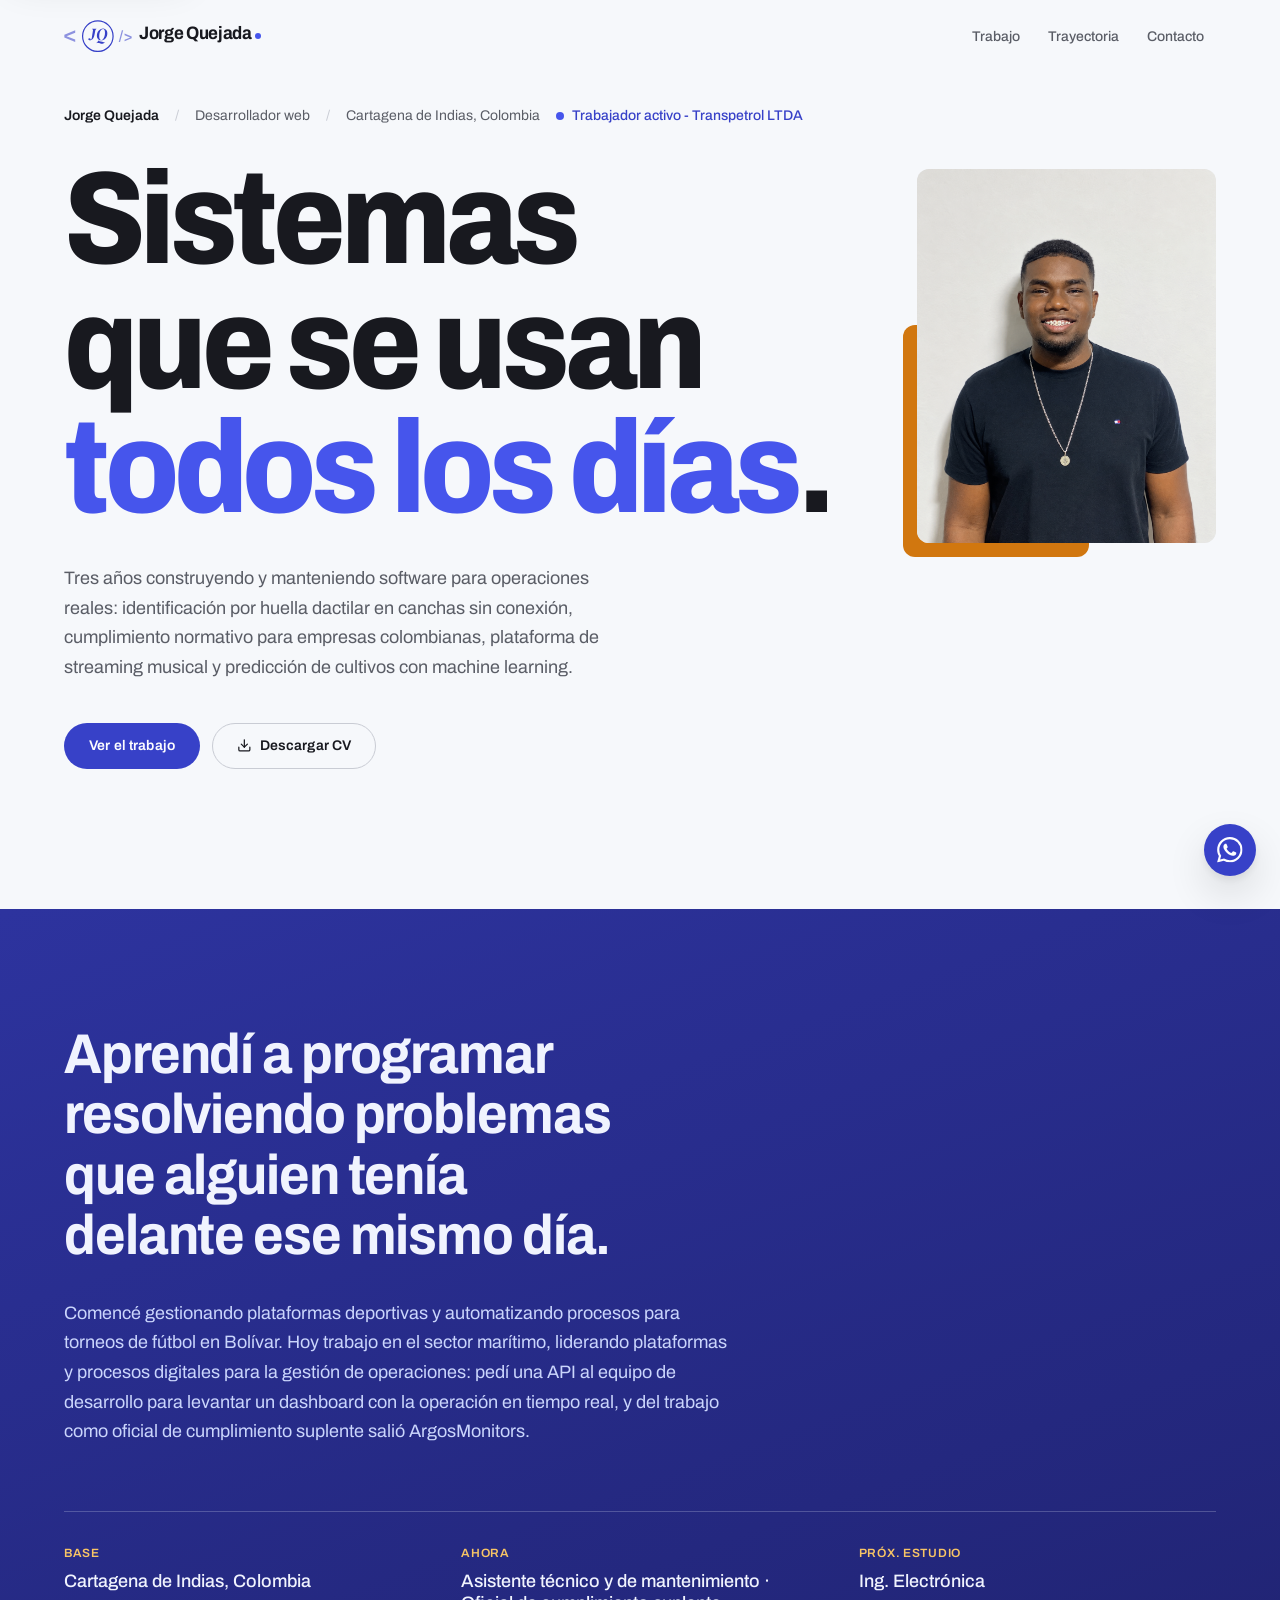
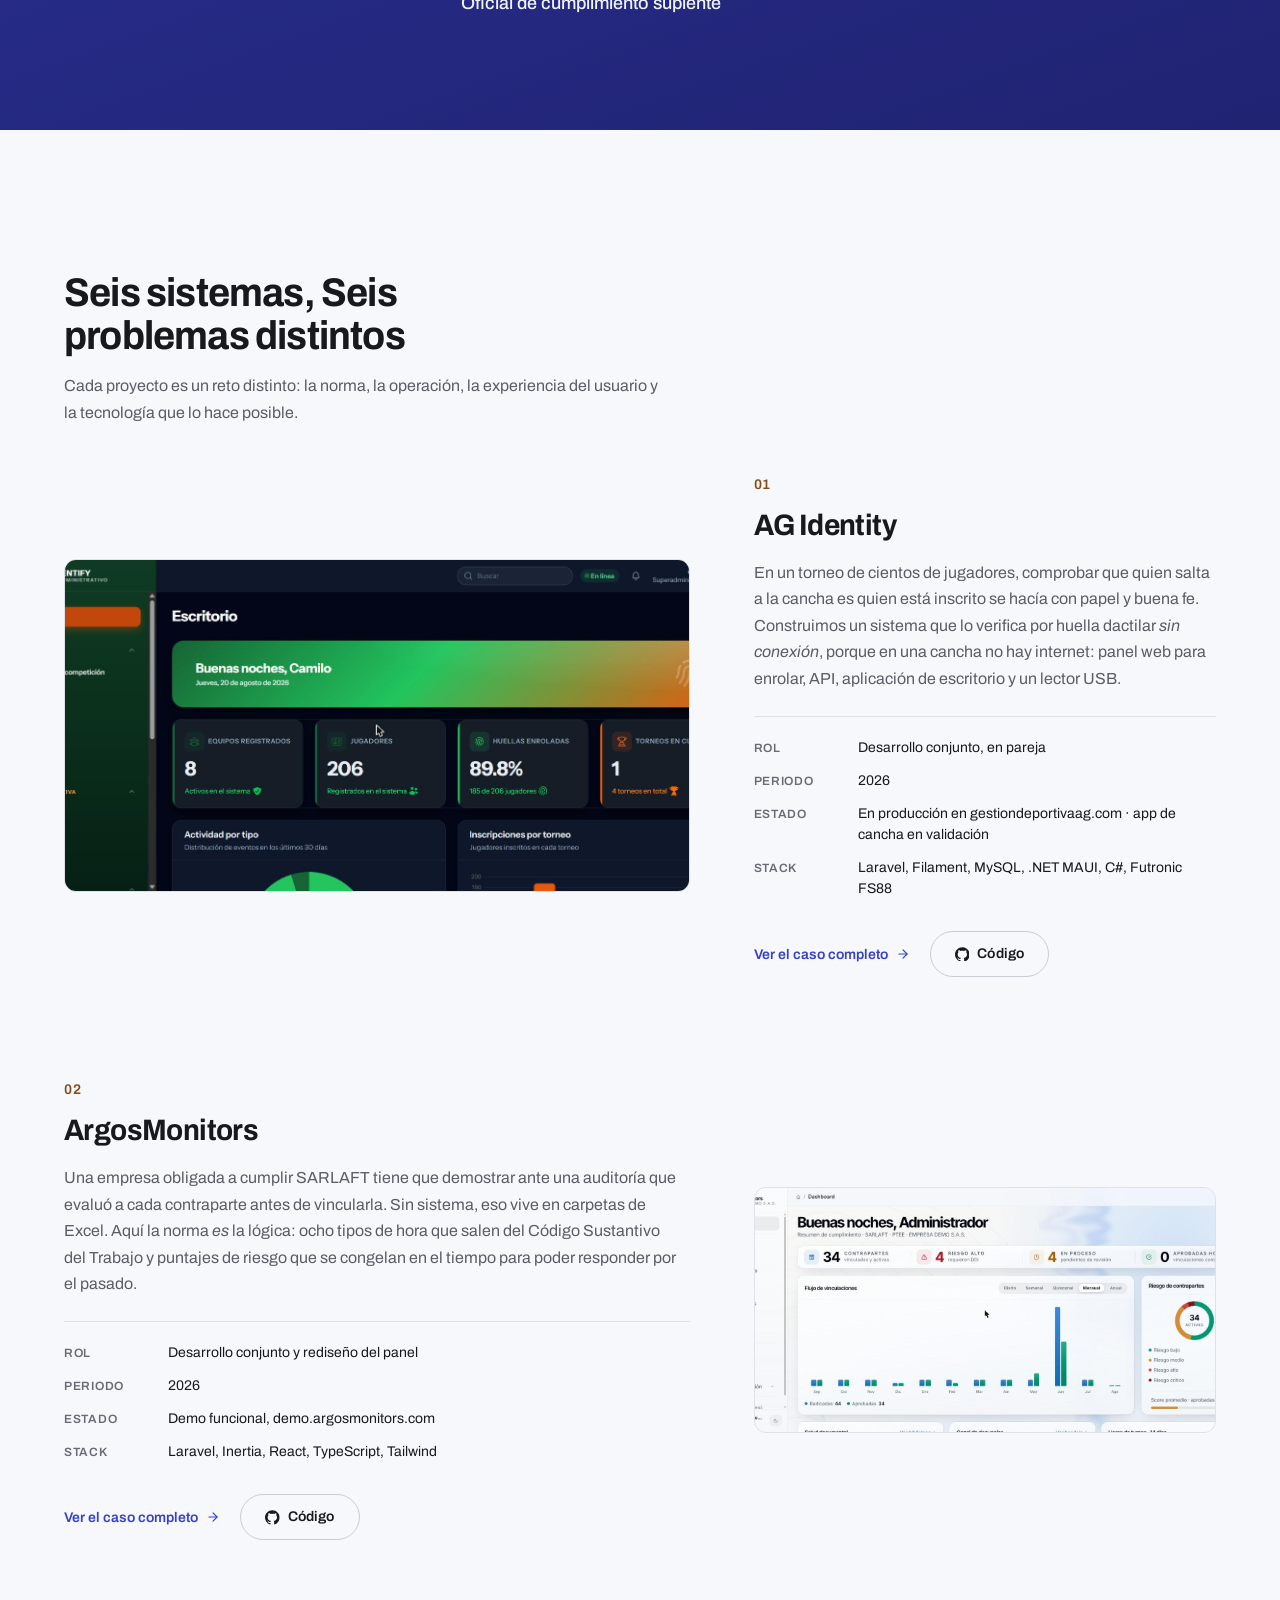
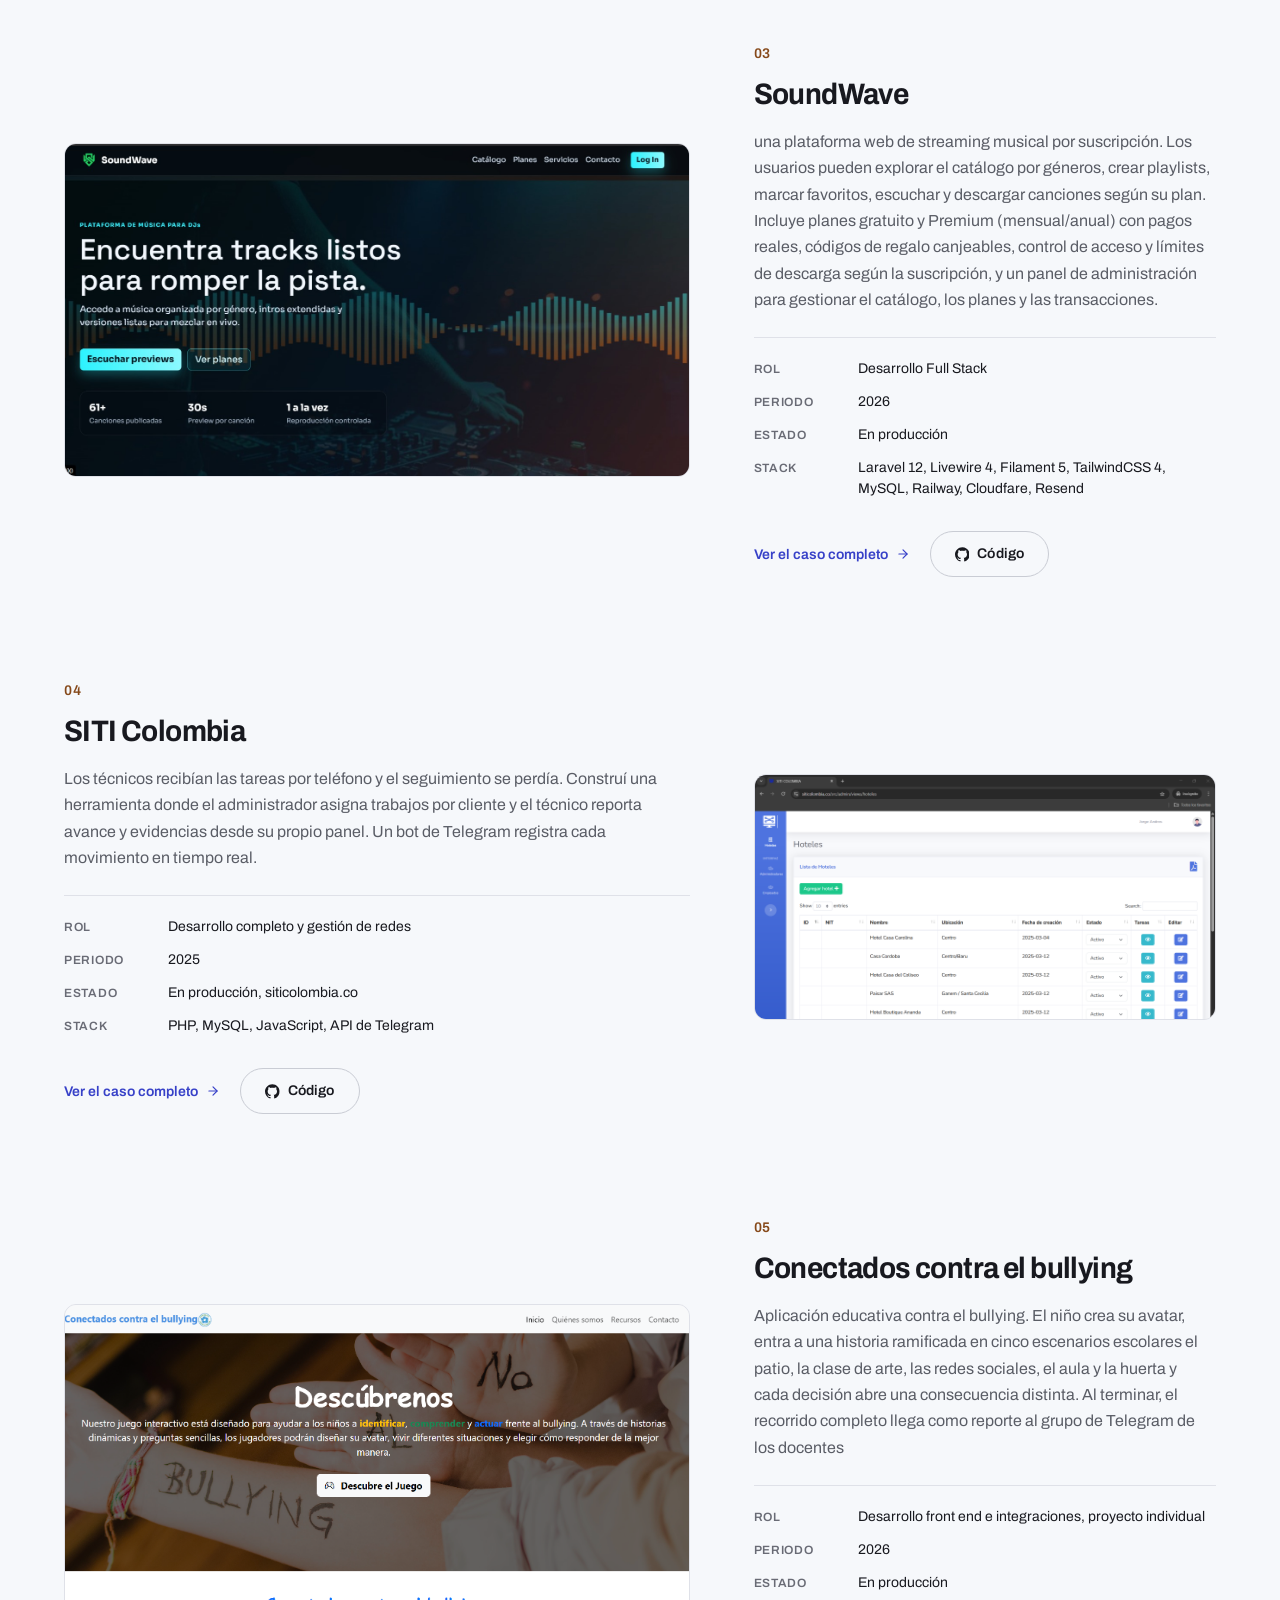
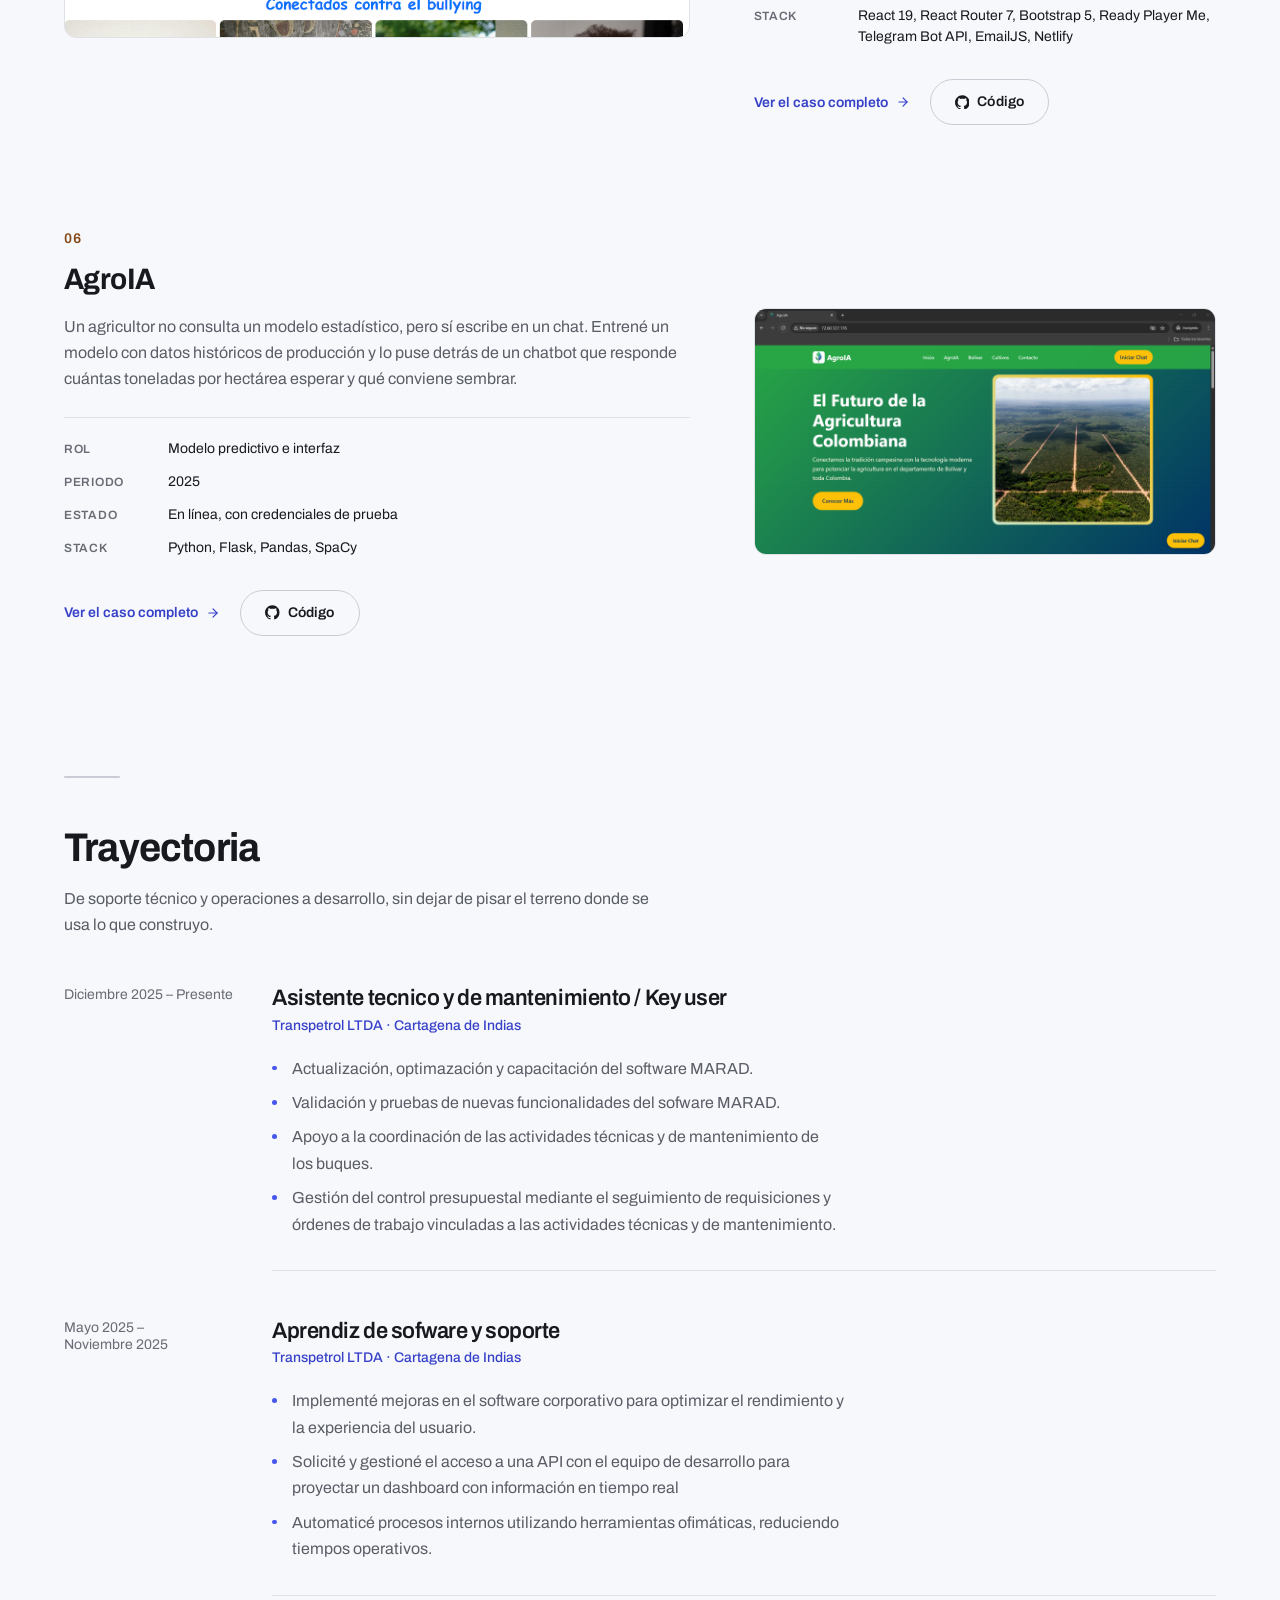
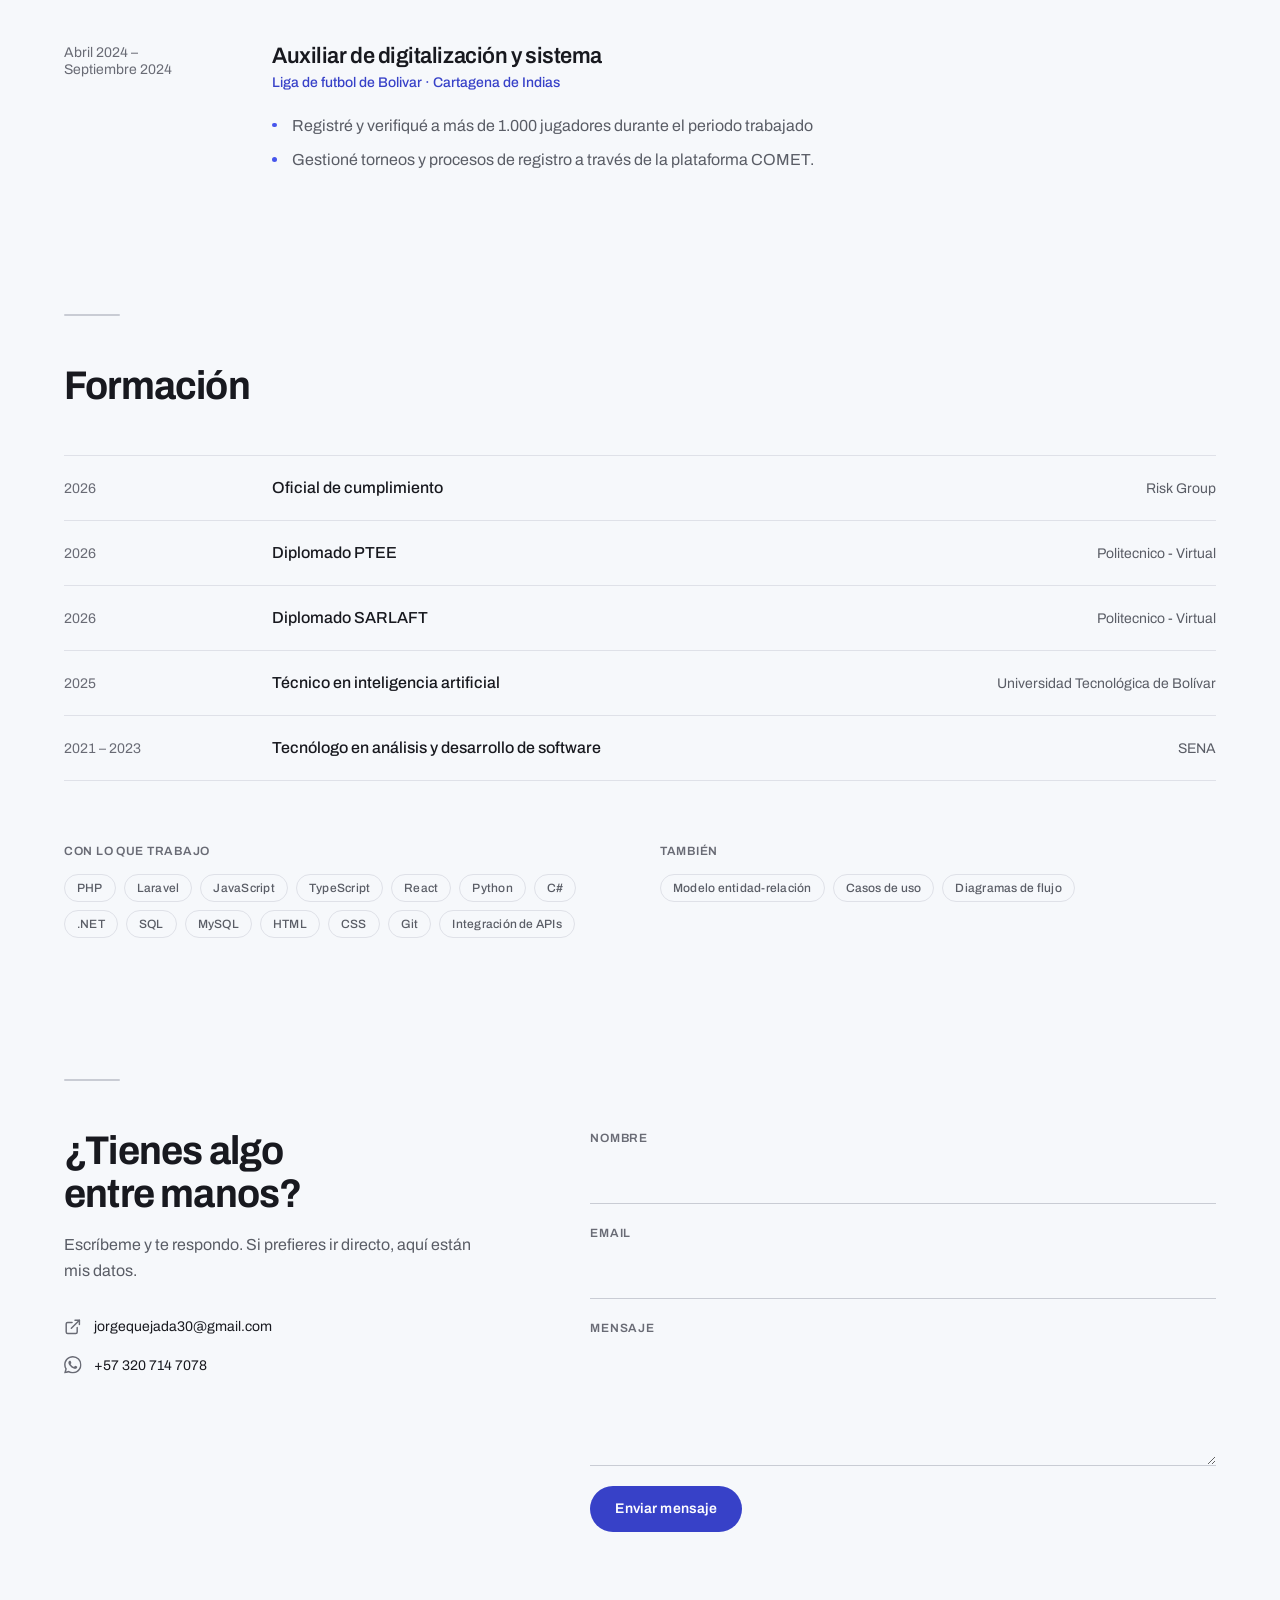
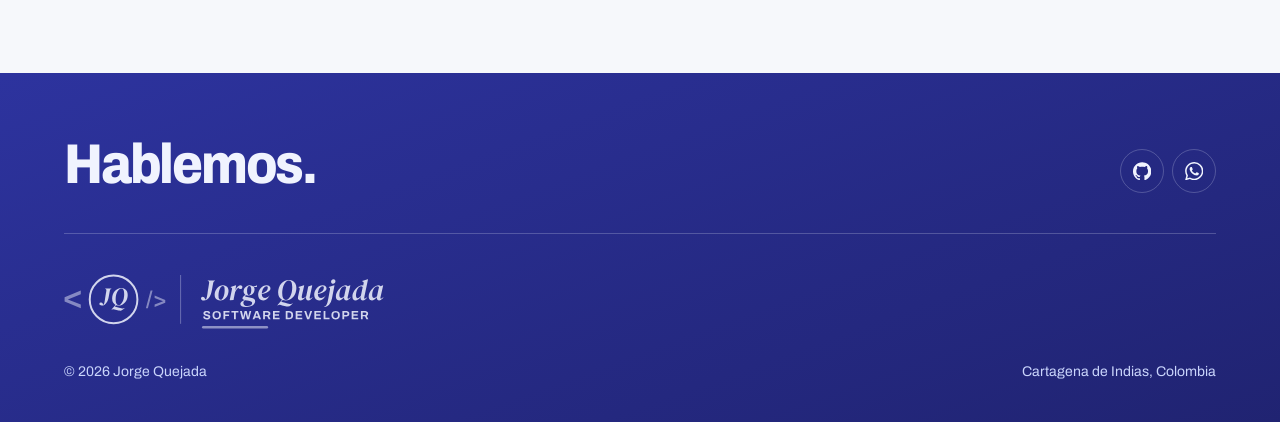
<file: index.html>
<!DOCTYPE html>
<html lang="es">
<head>
    <meta charset="UTF-8">
    <meta name="viewport" content="width=device-width, initial-scale=1.0">

    <title>Jorge Quejada — Desarrollador Web</title>
    <meta name="description" content="Desarrollador web en Cartagena de Indias. Tres años construyendo sistemas internos para operaciones reales: identificación biométrica sin conexión, cumplimiento normativo, cronogramas de campo y predicción de cultivos con machine learning.">
    <link href="https://jorge0630.github.io/portafolio/" rel="canonical">

    <!-- Open Graph: lo que se ve al compartir el enlace en LinkedIn -->
    <meta property="og:type" content="website">
    <meta property="og:title" content="Jorge Quejada — Desarrollador Web">
    <meta property="og:description" content="Tres años construyendo sistemas internos para operaciones reales, en Cartagena de Indias.">
    <meta property="og:url" content="https://jorge0630.github.io/portafolio/">
    <meta property="og:image" content="https://jorge0630.github.io/portafolio/src/img/pfp1.jpg">
    <meta property="og:locale" content="es_CO">
    <meta name="twitter:card" content="summary_large_image">

    <link href="https://fonts.googleapis.com" rel="preconnect">
    <link href="https://fonts.gstatic.com" rel="preconnect" crossorigin>
    <link href="https://fonts.googleapis.com/css2?family=Archivo:wdth,wght@75..125,400..800&display=swap" rel="stylesheet">

    <link type="image/png" href="src/img/marca/favicon.png" rel="icon">

    <!-- El orden importa: tokens define las variables · reset normaliza ·
         base estiliza las etiquetas · components las piezas con nombre. -->
    <link href="src/css/tokens.css" rel="stylesheet">
    <link href="src/css/reset.css" rel="stylesheet">
    <link href="src/css/base.css" rel="stylesheet">
    <link href="src/css/components.css" rel="stylesheet">

    <script src="src/js/main.js" type="module"></script>

    <script type="application/ld+json">
    {
      "@context": "https://schema.org",
      "@type": "Person",
      "name": "Jorge Andres Quejada Blanco",
      "jobTitle": "Desarrollador Web",
      "url": "https://jorge0630.github.io/portafolio/",
      "image": "https://jorge0630.github.io/portafolio/src/img/pfp1.jpg",
      "email": "jorgequejada30@gmail.com",
      "address": {
        "@type": "PostalAddress",
        "addressLocality": "Cartagena de Indias",
        "addressCountry": "CO"
      },
      "sameAs": [
        "https://github.com/jorge0630"
      ],
      "knowsAbout": ["PHP", "Laravel", "JavaScript", "TypeScript", "React", "Python", "C#", ".NET", "SQL", "MySQL", "HTML", "CSS", "Git", "Integración de APIs"]
    }
    </script>
</head>
<body>
    <a class="skip-link" href="#contenido">Saltar al contenido</a>

    <header class="site-header">
        <div class="wrapper site-header__inner">
            <a class="brand" href="#inicio">
                <svg class="brand__logo" viewBox="0 0 196.39 93.5" aria-hidden="true"><use href="src/img/icons.svg#i-marca"></use></svg>Jorge Quejada<span class="brand__dot" aria-hidden="true"></span>
            </a>

            <button class="nav-toggle" id="nav-toggle" type="button" aria-controls="nav-menu" aria-expanded="false" aria-label="Abrir menú de navegación">
                <span class="nav-toggle__box" aria-hidden="true">
                    <span class="nav-toggle__bar"></span>
                    <span class="nav-toggle__bar"></span>
                    <span class="nav-toggle__bar"></span>
                </span>
            </button>

            <nav class="site-nav" id="nav-menu" aria-label="Navegación principal">
                <ul class="site-nav__list">
                    <li><a class="site-nav__link" href="#trabajo">Trabajo</a></li>
                    <li><a class="site-nav__link" href="#trayectoria">Trayectoria</a></li>
                    <li><a class="site-nav__link" href="#contacto">Contacto</a></li>
                </ul>
            </nav>
        </div>
    </header>

    <main class="page" id="contenido">

        <!-- ============================================================
             HERO
             ============================================================ -->
        <section class="hero" id="inicio">
            <div class="wrapper hero__grid">
                <div>
                    <p class="hero__meta" data-reveal>
                        <span class="hero__name">Jorge Quejada</span>
                        <span class="hero__sep" aria-hidden="true">/</span>
                        <span>Desarrollador web</span>
                        <span class="hero__sep" aria-hidden="true">/</span>
                        <span>Cartagena de Indias, Colombia</span>
                        <span class="hero__status">Trabajador activo - Transpetrol LTDA</span>
                    </p>

                    <h1 class="hero__title" data-reveal>
                        Sistemas que se usan <em>todos los días</em>.
                    </h1>

                    <p class="hero__lead" data-reveal>
                        Tres años construyendo y manteniendo software para operaciones
                        reales: identificación por huella dactilar en canchas sin
                        conexión, cumplimiento normativo para empresas colombianas,
                        plataforma de streaming musical y predicción de
                        cultivos con machine learning.
                    </p>

                    <div class="hero__actions" data-reveal>
                        <a class="btn btn--primary" href="#trabajo">Ver el trabajo</a>
                        <a class="btn btn--outline" href="src/doc/jorge-quejada-hoja-de-vida.pdf" download="Jorge-Quejada-Hoja-de-vida.pdf">
                            <svg class="btn__icon" aria-hidden="true"><use href="src/img/icons.svg#i-download"></use></svg>
                            Descargar CV
                        </a>
                    </div>
                </div>

                <div class="hero__portrait" data-reveal>
                    <img class="hero__photo" src="src/img/ft-perfil.png" alt="Jorge Quejada, de brazos cruzados, sobre fondo claro" width="640" height="800" fetchpriority="high" decoding="async">
                </div>
            </div>
        </section>

        <!-- ============================================================
             FRANJA DE MARCA
             ============================================================ -->
        <section class="brand-band" aria-labelledby="sobre-mi">
            <div class="wrapper">
                    <h2 class="brand-band__quote" id="sobre-mi" data-reveal>
                        Aprendí a programar resolviendo problemas que alguien tenía
                        delante ese mismo día.
                    </h2>

                    <p class="brand-band__body" data-reveal>
                        Comencé gestionando plataformas deportivas y automatizando procesos
                        para torneos de fútbol en Bolívar. Hoy trabajo en el sector marítimo,
                        liderando plataformas y procesos digitales para la gestión de
                        operaciones: pedí una API al equipo de desarrollo para levantar un
                        dashboard con la operación en tiempo real, y del trabajo como oficial
                        de cumplimiento suplente salió ArgosMonitors.
                    </p>

                    <dl class="brand-band__facts" data-reveal-group>
                        <div class="brand-band__fact">
                            <dt>Base</dt>
                            <dd>Cartagena de Indias, Colombia</dd>
                        </div>
                        <div class="brand-band__fact">
                            <dt>Ahora</dt>
                            <dd>Asistente técnico y de mantenimiento &middot; Oficial de cumplimiento suplente</dd>
                        </div>
                        <div class="brand-band__fact">
                            <dt>Próx. estudio</dt>
                            <dd>Ing. Electrónica</dd>
                        </div>
                    </dl>
            </div>
        </section>

        <!-- ============================================================
             TRABAJO
             ============================================================ -->
        <section class="wrapper" id="trabajo">
            <div class="section__head" data-reveal>
                <h2 class="section__title">Seis sistemas, Seis problemas distintos</h2>
                <p class="section__lead">
                    Cada proyecto es un reto distinto: la norma, la operación, la
                    experiencia del usuario y la tecnología que lo hace posible.
                </p>
            </div>

            <div class="projects">

                <article class="project" data-reveal>
                    <div class="project__media">
                        <img class="project__img" src="src/img/ag1.jpg" alt="Escritorio del panel de AG Identity: 8 equipos, 206 jugadores y 89,8% de huellas enroladas" width="1536" height="674" loading="lazy" decoding="async">
                    </div>
                    <div>
                        <span class="project__index">01</span>
                        <h3 class="project__title">AG Identity</h3>
                        <p class="project__desc">
                            En un torneo de cientos de jugadores, comprobar que quien salta
                            a la cancha es quien está inscrito se hacía con papel y buena fe.
                            Construimos un sistema que lo verifica por huella dactilar
                            <em>sin conexión</em>, porque en una cancha no hay internet: panel
                            web para enrolar, API, aplicación de escritorio y un lector USB.
                        </p>
                        <dl class="project__meta">
                            <div class="project__row"><dt>Rol</dt><dd>Desarrollo conjunto, en pareja</dd></div>
                            <div class="project__row"><dt>Periodo</dt><dd>2026</dd></div>
                            <div class="project__row"><dt>Estado</dt><dd>En producción en gestiondeportivaag.com &middot; app de cancha en validación</dd></div>
                            <div class="project__row"><dt>Stack</dt><dd>Laravel, Filament, MySQL, .NET MAUI, C#, Futronic FS88</dd></div>
                        </dl>
                        <div class="project__actions">
                            <a class="link-arrow" href="views/proyecto-ag-identity.html">
                                Ver el caso completo
                                <svg aria-hidden="true"><use href="src/img/icons.svg#i-arrow-right"></use></svg>
                            </a>
                            <a class="btn btn--outline" href="https://github.com/jorge0630/AG-IDENTIFY" target="_blank" rel="noopener noreferrer">
                                <svg class="btn__icon" aria-hidden="true"><use href="src/img/icons.svg#i-github"></use></svg>
                                Código
                                <span class="visually-hidden">de AG Identity, repositorio privado (se abre en una pestaña nueva)</span>
                            </a>
                        </div>
                    </div>
                </article>

                <article class="project" data-reveal>
                    <div class="project__media">
                        <img class="project__img" src="src/img/argos1.jpg" alt="Panel de ArgosMonitors con el resumen de cumplimiento: 34 contrapartes activas y su reparto de riesgo" width="1536" height="674" loading="lazy" decoding="async">
                    </div>
                    <div>
                        <span class="project__index">02</span>
                        <h3 class="project__title">ArgosMonitors</h3>
                        <p class="project__desc">
                            Una empresa obligada a cumplir SARLAFT tiene que demostrar ante
                            una auditoría que evaluó a cada contraparte antes de vincularla.
                            Sin sistema, eso vive en carpetas de Excel. Aquí la norma
                            <em>es</em> la lógica: ocho tipos de hora que salen del Código
                            Sustantivo del Trabajo y puntajes de riesgo que se congelan en
                            el tiempo para poder responder por el pasado.
                        </p>
                        <dl class="project__meta">
                            <div class="project__row"><dt>Rol</dt><dd>Desarrollo conjunto y rediseño del panel</dd></div>
                            <div class="project__row"><dt>Periodo</dt><dd>2026</dd></div>
                            <div class="project__row"><dt>Estado</dt><dd>Demo funcional, demo.argosmonitors.com</dd></div>
                            <div class="project__row"><dt>Stack</dt><dd>Laravel, Inertia, React, TypeScript, Tailwind</dd></div>
                        </dl>
                        <div class="project__actions">
                            <a class="link-arrow" href="views/proyecto-argosmonitors.html">
                                Ver el caso completo
                                <svg aria-hidden="true"><use href="src/img/icons.svg#i-arrow-right"></use></svg>
                            </a>
                            <a class="btn btn--outline" href="https://github.com/jorge0630/ArgosRisk" target="_blank" rel="noopener noreferrer">
                                <svg class="btn__icon" aria-hidden="true"><use href="src/img/icons.svg#i-github"></use></svg>
                                Código
                                <span class="visually-hidden">de ArgosMonitors, repositorio privado (se abre en una pestaña nueva)</span>
                            </a>
                        </div>
                    </div>
                </article>

                                 <article class="project" data-reveal>
                    <div class="project__media">
                        <img class="project__img" src="src/img/SW4.jpeg" alt="Portada de AgroIA con el acceso al chat de predicción de cultivos" width="1920" height="1020" loading="lazy" decoding="async">
                    </div>
                    <div>
                        <span class="project__index">03</span>
                        <h3 class="project__title">SoundWave</h3>
                        <p class="project__desc">
                            una plataforma web de streaming musical por suscripción.
                            Los usuarios pueden explorar el catálogo por géneros, 
                            crear playlists, marcar favoritos, escuchar y descargar canciones según su plan.
                            Incluye planes gratuito y Premium (mensual/anual) con pagos reales, 
                            códigos de regalo canjeables, control de acceso y límites de descarga 
                            según la suscripción, y un panel de administración para gestionar el 
                            catálogo, los planes y las transacciones.
                        </p>
                        <dl class="project__meta">
                            <div class="project__row"><dt>Rol</dt><dd>Desarrollo Full Stack</dd></div>
                            <div class="project__row"><dt>Periodo</dt><dd>2026</dd></div>
                            <div class="project__row"><dt>Estado</dt><dd>En producción</dd></div>
                            <div class="project__row"><dt>Stack</dt><dd> Laravel 12, Livewire 4, Filament 5, TailwindCSS 4, MySQL, Railway, Cloudfare, Resend</dd></div>
                        </dl>
                        <div class="project__actions">
                            <a class="link-arrow" href="views/proyecto-soundwave.html">
                                Ver el caso completo
                                <svg aria-hidden="true"><use href="src/img/icons.svg#i-arrow-right"></use></svg>
                            </a>
                            <a class="btn btn--outline" href="https://github.com/jorge0630/SoundWave" target="_blank" rel="noopener noreferrer">
                                <svg class="btn__icon" aria-hidden="true"><use href="src/img/icons.svg#i-github"></use></svg>
                                Código
                                <span class="visually-hidden">de SoundWave (se abre en una pestaña nueva)</span>
                            </a>
                        </div>
                    </div>
                </article>

                <article class="project" data-reveal>
                    <div class="project__media">
                        <img class="project__img" src="src/img/siti1.png" alt="Panel de administración de SITI Colombia con el listado de hoteles y sus tareas programadas" width="1920" height="1020" loading="lazy" decoding="async">
                    </div>
                    <div>
                        <span class="project__index">04</span>
                        <h3 class="project__title">SITI Colombia</h3>
                        <p class="project__desc">
                            Los técnicos recibían las tareas por teléfono y el seguimiento
                            se perdía. Construí una herramienta donde el administrador
                            asigna trabajos por cliente y el técnico reporta avance y
                            evidencias desde su propio panel. Un bot de Telegram registra
                            cada movimiento en tiempo real.
                        </p>
                        <dl class="project__meta">
                            <div class="project__row"><dt>Rol</dt><dd>Desarrollo completo y gestión de redes</dd></div>
                            <div class="project__row"><dt>Periodo</dt><dd>2025</dd></div>
                            <div class="project__row"><dt>Estado</dt><dd>En producción, siticolombia.co</dd></div>
                            <div class="project__row"><dt>Stack</dt><dd>PHP, MySQL, JavaScript, API de Telegram</dd></div>
                        </dl>
                        <div class="project__actions">
                            <a class="link-arrow" href="views/proyecto-siticolombia.html">
                                Ver el caso completo
                                <svg aria-hidden="true"><use href="src/img/icons.svg#i-arrow-right"></use></svg>
                            </a>
                            <a class="btn btn--outline" href="https://github.com/cp327/siticolombiaProyecto" target="_blank" rel="noopener noreferrer">
                                <svg class="btn__icon" aria-hidden="true"><use href="src/img/icons.svg#i-github"></use></svg>
                                Código
                                <span class="visually-hidden">de SITI Colombia (se abre en una pestaña nueva)</span>
                            </a>
                        </div>
                    </div>
                </article>

                <article class="project" data-reveal>
                    <div class="project__media">
                        <img class="project__img" src="src/img/CB1.png" alt="Panel de administración de SITI Colombia con el listado de hoteles y sus tareas programadas" width="1920" height="1020" loading="lazy" decoding="async">
                    </div>
                    <div>
                        <span class="project__index">05</span>
                        <h3 class="project__title">Conectados contra el bullying</h3>
                        <p class="project__desc">
                            Aplicación educativa contra el bullying. El niño crea su avatar, 
                            entra a una historia ramificada en cinco escenarios escolares el patio, 
                            la clase de arte, las redes sociales, el aula y la huerta y 
                            cada decisión abre una consecuencia distinta. Al terminar, el recorrido 
                            completo llega como reporte al grupo de Telegram de los docentes
                        </p>
                        <dl class="project__meta">
                            <div class="project__row"><dt>Rol</dt><dd>Desarrollo front end e integraciones, proyecto individual</dd></div>
                            <div class="project__row"><dt>Periodo</dt><dd>2026</dd></div>
                            <div class="project__row"><dt>Estado</dt><dd>En producción</dd></div>
                            <div class="project__row"><dt>Stack</dt><dd>React 19, React Router 7, Bootstrap 5, Ready Player Me, Telegram Bot API, EmailJS, Netlify</dd></div>
                        </dl>
                        <div class="project__actions">
                            <a class="link-arrow" href="views/proyecto-contraelbullying.html">
                                Ver el caso completo
                                <svg aria-hidden="true"><use href="src/img/icons.svg#i-arrow-right"></use></svg>
                            </a>
                            <a class="btn btn--outline" href="https://github.com/jorge0630/Bullying" target="_blank" rel="noopener noreferrer">
                                <svg class="btn__icon" aria-hidden="true"><use href="src/img/icons.svg#i-github"></use></svg>
                                Código
                                <span class="visually-hidden">de Conectado contra el bullying (se abre en una pestaña nueva)</span>
                            </a>
                        </div>
                    </div>
                </article>

                <article class="project" data-reveal>
                    <div class="project__media">
                        <img class="project__img" src="src/img/agroia1.png" alt="Portada de AgroIA con el acceso al chat de predicción de cultivos" width="1920" height="1020" loading="lazy" decoding="async">
                    </div>
                    <div>
                        <span class="project__index">06</span>
                        <h3 class="project__title">AgroIA</h3>
                        <p class="project__desc">
                            Un agricultor no consulta un modelo estadístico, pero sí
                            escribe en un chat. Entrené un modelo con datos históricos de
                            producción y lo puse detrás de un chatbot que responde cuántas
                            toneladas por hectárea esperar y qué conviene sembrar.
                        </p>
                        <dl class="project__meta">
                            <div class="project__row"><dt>Rol</dt><dd>Modelo predictivo e interfaz</dd></div>
                            <div class="project__row"><dt>Periodo</dt><dd>2025</dd></div>
                            <div class="project__row"><dt>Estado</dt><dd>En línea, con credenciales de prueba</dd></div>
                            <div class="project__row"><dt>Stack</dt><dd>Python, Flask, Pandas, SpaCy</dd></div>
                        </dl>
                        <div class="project__actions">
                            <a class="link-arrow" href="views/proyecto-agroia.html">
                                Ver el caso completo
                                <svg aria-hidden="true"><use href="src/img/icons.svg#i-arrow-right"></use></svg>
                            </a>
                            <a class="btn btn--outline" href="https://github.com/jorge0630/AgroIA" target="_blank" rel="noopener noreferrer">
                                <svg class="btn__icon" aria-hidden="true"><use href="src/img/icons.svg#i-github"></use></svg>
                                Código
                                <span class="visually-hidden">de AgroIA (se abre en una pestaña nueva)</span>
                            </a>
                        </div>
                    </div>
                </article>

            </div>
        </section>

        <!-- ============================================================
             TRAYECTORIA
             ============================================================ -->
        <section class="wrapper" id="trayectoria">
            <div class="section__head" data-reveal>
                <h2 class="section__title">Trayectoria</h2>
                <p class="section__lead">
                    De soporte técnico y operaciones a desarrollo, sin dejar de pisar el
                    terreno donde se usa lo que construyo.
                </p>
            </div>

            <ol class="timeline">
                <li class="timeline__item" data-reveal>
                    <p class="timeline__when">Diciembre 2025 &ndash; Presente</p>
                    <div class="timeline__where">
                        <h3 class="timeline__role">Asistente tecnico y de mantenimiento / Key user</h3>
                        <p class="timeline__org">Transpetrol LTDA &middot; Cartagena de Indias</p>
                        <ul class="timeline__points">
                            <li>Actualización, optimazación y capacitación del software MARAD.</li>
                            <li>Validación y pruebas de nuevas funcionalidades del sofware MARAD.</li>
                            <li>Apoyo a la coordinación de las actividades técnicas y de mantenimiento de los buques.</li>
                            <li>Gestión del control presupuestal mediante el seguimiento de requisiciones y órdenes de trabajo vinculadas a las actividades técnicas y de mantenimiento.</li>
                        </ul>
                    </div>
                </li>

                <li class="timeline__item" data-reveal>
                    <p class="timeline__when">Mayo 2025 &ndash; Noviembre 2025</p>
                    <div class="timeline__where">
                        <h3 class="timeline__role">Aprendiz de sofware y soporte</h3>
                        <p class="timeline__org">Transpetrol LTDA &middot; Cartagena de Indias</p>
                        <ul class="timeline__points">
                            <li>Implementé mejoras en el software corporativo para optimizar el rendimiento y la experiencia del usuario.</li>
                            <li>Solicité y gestioné el acceso a una API con el equipo de desarrollo para proyectar un dashboard con información en tiempo real</li>
                            <li> Automaticé procesos internos utilizando herramientas ofimáticas, reduciendo tiempos operativos. </li>
                        </ul>
                    </div>
                </li>

                <li class="timeline__item" data-reveal>
                    <p class="timeline__when">Abril 2024 &ndash; Septiembre 2024</p>
                    <div class="timeline__where">
                        <h3 class="timeline__role">Auxiliar de digitalización y sistema</h3>
                        <p class="timeline__org">Liga de futbol de Bolivar &middot; Cartagena de Indias</p>
                        <ul class="timeline__points">
                            <li>Registré y verifiqué a más de 1.000 jugadores durante el periodo trabajado</li>
                            <li>Gestioné torneos y procesos de registro a través de la plataforma COMET.</li>
                        </ul>
                    </div>
                </li>
            </ol>
        </section>

        <!-- ============================================================
             FORMACIÓN Y HABILIDADES
             ============================================================ -->
        <section class="wrapper" id="formacion">
            <div class="section__head" data-reveal>
                <h2 class="section__title">Formación</h2>
            </div>

            <ul class="study-list" data-reveal-group>

                <li class="study">
                    <span class="study__when">2026</span>
                    <span class="study__name">Oficial de cumplimiento</span>
                    <span class="study__org">Risk Group</span>
                </li>
                <li class="study">
                    <span class="study__when">2026</span>
                    <span class="study__name">Diplomado PTEE</span>
                    <span class="study__org">Politecnico - Virtual</span>
                </li>
                <li class="study">
                    <span class="study__when">2026</span>
                    <span class="study__name">Diplomado SARLAFT</span>
                    <span class="study__org">Politecnico - Virtual</span>
                </li>
                <li class="study">
                    <span class="study__when">2025</span>
                    <span class="study__name">Técnico en inteligencia artificial</span>
                    <span class="study__org">Universidad Tecnológica de Bolívar</span>
                </li>
                <li class="study">
                    <span class="study__when">2021 &ndash; 2023</span>
                    <span class="study__name">Tecnólogo en análisis y desarrollo de software</span>
                    <span class="study__org">SENA</span>
                </li>
            </ul>

            <div class="skills" data-reveal style="margin-top: var(--space-16)">
                <div>
                    <h3 class="skills__heading">Con lo que trabajo</h3>
                    <ul class="skills__list">
                        <li class="tag">PHP</li>
                        <li class="tag">Laravel</li>
                        <li class="tag">JavaScript</li>
                        <li class="tag">TypeScript</li>
                        <li class="tag">React</li>
                        <li class="tag">Python</li>
                        <li class="tag">C#</li>
                        <li class="tag">.NET</li>
                        <li class="tag">SQL</li>
                        <li class="tag">MySQL</li>
                        <li class="tag">HTML</li>
                        <li class="tag">CSS</li>
                        <li class="tag">Git</li>
                        <li class="tag">Integración de APIs</li>
                    </ul>
                </div>
                <div>
                    <h3 class="skills__heading">También</h3>
                    <ul class="skills__list">
                        <li class="tag">Modelo entidad-relación</li>
                        <li class="tag">Casos de uso</li>
                        <li class="tag">Diagramas de flujo</li>
                    </ul>
                </div>
            </div>
        </section>

        <!-- ============================================================
             CONTACTO
             ============================================================ -->
        <section class="wrapper" id="contacto">
            <div class="contact">
                <div data-reveal="">
                    <h2 class="section__title">¿Tienes algo entre manos?</h2>
                    <p class="section__lead" style="margin-top: var(--space-4)">
                        Escríbeme y te respondo. Si prefieres ir directo, aquí están mis
                        datos.
                    </p>

                    <ul class="contact__direct">
                        <li>
                            <a class="contact__link" href="mailto:jorgequejada30@gmail.com">
                                <svg aria-hidden="true"><use href="src/img/icons.svg#i-external"></use></svg>
                                jorgequejada30@gmail.com
                            </a>
                        </li>
                        <li>
                            <a class="contact__link" href="https://wa.me/573207147078" target="_blank" rel="noopener noreferrer">
                                <svg aria-hidden="true"><use href="src/img/icons.svg#i-whatsapp"></use></svg>
                                +57 320 714 7078
                                <span class="visually-hidden">(se abre en una pestaña nueva)</span>
                            </a>
                        </li>
                    </ul>
                </div>

                <!-- Conserva action y method: si el JavaScript falla, el envío
                     sigue funcionando de forma nativa. -->
                <form class="form" id="contact-form" data-reveal action="https://formspree.io/f/xnpqllpe" method="POST">

                    <div class="field">
                        <label class="field__label" for="campo-nombre">Nombre</label>
                        <input class="field__control" id="campo-nombre" name="nombre" type="text" autocomplete="name" required>
                    </div>

                    <div class="field">
                        <label class="field__label" for="campo-email">Email</label>
                        <input class="field__control" id="campo-email" name="email" type="email" autocomplete="email" required>
                    </div>

                    <div class="field">
                        <label class="field__label" for="campo-mensaje">Mensaje</label>
                        <textarea class="field__control" id="campo-mensaje" name="mensaje" rows="4" required></textarea>
                    </div>

                    <!-- Trampa anti-spam. Formspree descarta los envíos que traen
                         _gotcha relleno. Oculta y fuera del orden de tabulación. -->
                    <div class="honeypot" aria-hidden="true">
                        <label for="campo-gotcha">No rellenes este campo</label>
                        <input id="campo-gotcha" name="_gotcha" type="text" tabindex="-1" autocomplete="off">
                    </div>

                    <p class="form__message" id="form-message" role="status" aria-live="polite"></p>

                    <div>
                        <button class="btn btn--primary" id="form-submit" type="submit">
                            <span data-texto="">Enviar mensaje</span>
                            <svg class="spinner btn__icon" aria-hidden="true" viewBox="0 0 24 24" fill="none">
                                <circle cx="12" cy="12" r="10" stroke="currentColor" stroke-width="3" opacity="0.25"></circle>
                                <path d="M12 2a10 10 0 0 1 10 10" stroke="currentColor" stroke-width="3" stroke-linecap="round"></path>
                            </svg>
                        </button>
                    </div>
                </form>
            </div>
        </section>
    </main>

    <a class="float-wa" href="https://wa.me/573207147078" target="_blank" rel="noopener noreferrer">
        <svg aria-hidden="true"><use href="src/img/icons.svg#i-whatsapp"></use></svg>
        <span class="visually-hidden">Escríbeme por WhatsApp (se abre en una pestaña nueva)</span>
        <span class="float-wa__tip" aria-hidden="true">Chatea conmigo</span>
    </a>

    <footer class="site-footer">
        <div class="wrapper">
            <div class="site-footer__top">
                <p class="site-footer__word">Hablemos.</p>
                <ul class="social">
                    <li>
                        <a class="social__link" href="https://github.com/jorge0630" target="_blank" rel="noopener noreferrer">
                            <svg aria-hidden="true"><use href="src/img/icons.svg#i-github"></use></svg>
                            <span class="visually-hidden">GitHub (se abre en una pestaña nueva)</span>
                        </a>
                    </li>
                    <li>
                        <a class="social__link" href="https://wa.me/573207147078" target="_blank" rel="noopener noreferrer">
                            <svg aria-hidden="true"><use href="src/img/icons.svg#i-whatsapp"></use></svg>
                            <span class="visually-hidden">WhatsApp (se abre en una pestaña nueva)</span>
                        </a>
                    </li>
                </ul>
            </div>

            <div class="site-footer__sign">


                <svg class="site-footer__signature" viewBox="0 0 563.654 97" role="img" aria-label="Jorge Quejada, Software Developer"><use href="src/img/icons.svg#i-firma"></use></svg>


            </div>


            <div class="site-footer__bottom">
                <p>&copy; <span data-anio="">2026</span> Jorge Quejada</p>
                <p class="site-footer__note">Cartagena de Indias, Colombia</p>
            </div>
        </div>
    </footer>
</body>
</html>
</file>
<file: src/css/tokens.css>
/* ==========================================================================
   TOKENS — Fuente única de verdad del sistema de diseño
   --------------------------------------------------------------------------
   Dos capas:

   1. PRIMITIVAS  valores crudos (--indigo-600, --amber-400, --neutral-200...).
                  No se usan directamente en los componentes.
   2. SEMÁNTICAS  el significado (--color-text, --color-surface...).
                  ESTAS son las que se usan al construir la interfaz.

   El modo oscuro solo redefine la capa semántica: ningún componente
   necesita saber que existe un tema oscuro.

   COLOR: se define en OKLCH, no en hexadecimal. OKLCH es perceptualmente
   uniforme, así que dos tonos con la misma L se ven igual de claros aunque
   cambie el matiz, y bajar la croma cerca de los extremos evita el aspecto
   chillón. Los valores de la rampa se calcularon y se verificaron contra
   WCAG antes de escribirlos aquí, y todos caen dentro del gamut sRGB: el
   navegador pinta exactamente el color calculado, sin recortarlo.

   Ningún neutro es blanco ni negro puro: todos llevan una pizca del matiz
   de marca (croma 0.002–0.015), lo que integra los grises con el índigo.

   DOS COLORES, NO UNO. El índigo es la marca y hace el trabajo estructural:
   enlaces, botones, la franja plena. El ámbar es el contrapunto y aparece
   en muy pocos sitios —los números de proyecto, el bloque tras el retrato,
   las etiquetas dentro de la franja—. La proporción importa: si el ámbar
   se reparte por toda la página, los dos colores compiten y ninguno manda.
   ========================================================================== */

:root {
  /* ======================================================================
     1. PRIMITIVAS — COLOR

     Matiz de marca: 272 (índigo). La rampa está anclada al 600, que resuelve
     a #4655ec: un azul con la croma alta suficiente para no leerse como
     "azul de sistema operativo", y con la deriva justa hacia el violeta que
     lo separa del azul corporativo genérico.

     La croma sube hacia el centro de la rampa y cae en los extremos. En los
     tonos claros (50–300) está deliberadamente baja: a esa luminosidad el
     matiz 272 se satura muy rápido y se sale del gamut sRGB.
     ====================================================================== */

  --indigo-50:  oklch(0.966 0.014 272);
  --indigo-100: oklch(0.932 0.031 272);
  --indigo-200: oklch(0.878 0.055 272);
  --indigo-300: oklch(0.800 0.098 272);
  --indigo-400: oklch(0.705 0.142 272);
  --indigo-500: oklch(0.615 0.200 272);
  --indigo-600: oklch(0.535 0.225 272);   /* el índigo de marca */
  --indigo-700: oklch(0.462 0.205 272);
  --indigo-800: oklch(0.392 0.170 273);
  --indigo-900: oklch(0.312 0.132 274);
  --indigo-950: oklch(0.222 0.088 275);

  /* Ámbar: el acento secundario, complementario del índigo.

     El matiz gira al bajar por la rampa (86° arriba, 52° abajo) en lugar de
     mantenerse fijo. Un amarillo puro oscurecido a matiz constante se vuelve
     verde oliva; girándolo hacia el naranja, los tonos oscuros siguen
     leyéndose como ámbar y no como barro. */

  --amber-50:  oklch(0.975 0.022 86);
  --amber-100: oklch(0.950 0.050 86);
  --amber-200: oklch(0.900 0.092 84);
  --amber-300: oklch(0.850 0.128 81);
  --amber-400: oklch(0.792 0.150 76);
  --amber-500: oklch(0.730 0.158 68);
  --amber-600: oklch(0.655 0.150 60);
  --amber-700: oklch(0.560 0.127 56);
  --amber-800: oklch(0.470 0.102 54);
  --amber-900: oklch(0.380 0.080 52);

  --neutral-0:   oklch(0.995 0.002 272);
  --neutral-50:  oklch(0.978 0.005 272);
  --neutral-100: oklch(0.952 0.007 272);
  --neutral-200: oklch(0.910 0.010 272);
  --neutral-300: oklch(0.845 0.012 272);
  --neutral-400: oklch(0.700 0.014 272);
  /* 450 y 550 existen para el texto terciario (etiquetas, fechas). Ningún
     valor único cumple AA en los dos temas: sobre fondo claro hace falta
     L <= 0.53 y sobre fondo oscuro L >= 0.61. Cada tema usa el suyo. */
  --neutral-450: oklch(0.652 0.015 272);
  --neutral-500: oklch(0.575 0.015 272);
  --neutral-550: oklch(0.530 0.015 272);
  --neutral-600: oklch(0.478 0.015 272);
  --neutral-700: oklch(0.388 0.014 272);
  --neutral-800: oklch(0.292 0.013 272);
  --neutral-900: oklch(0.215 0.011 272);
  --neutral-950: oklch(0.165 0.009 272);

  --red-500: oklch(0.577 0.213 27);
  --red-400: oklch(0.680 0.190 25);

  /* Verde solo para el estado de éxito del formulario. No forma parte de la
     identidad: existe porque el verde es la convención de "ha ido bien" y
     ni el índigo ni el ámbar pueden comunicar eso sin ambigüedad. */
  --emerald-400: oklch(0.760 0.150 158);
  --emerald-700: oklch(0.500 0.110 158);

  /* ======================================================================
     2. PRIMITIVAS — TIPOGRAFÍA
     Archivo: grotesca de señalética con ejes variables de peso y anchura.
     Se usa UNA sola familia, con contraste fuerte de peso y ancho en lugar
     de mezclar dos tipografías. La anchura estrecha (--width-condensed) se
     reserva para los títulos grandes, donde aporta densidad y carácter.
     ====================================================================== */

  --font-sans:
    'Archivo',
    system-ui,
    -apple-system,
    'Segoe UI',
    Roboto,
    'Helvetica Neue',
    Arial,
    sans-serif;

  --font-mono:
    ui-monospace,
    'Cascadia Code',
    'Source Code Pro',
    Menlo,
    Consolas,
    monospace;

  /* Ejes variables de Archivo */
  --width-condensed: 88;
  --width-normal: 100;
  --width-expanded: 112;

  /* Escala modular ~1.28, fluida con clamp(). Los saltos grandes son
     deliberados: una escala plana se lee como falta de decisión. */
  --text-xs:   0.75rem;                                   /* 12px */
  --text-sm:   0.875rem;                                  /* 14px */
  --text-base: 1rem;                                      /* 16px */
  --text-lg:   1.125rem;                                  /* 18px */
  --text-xl:   clamp(1.25rem, 0.4vw + 1.15rem, 1.4rem);
  --text-2xl:  clamp(1.5rem,  1.0vw + 1.25rem, 1.85rem);
  --text-3xl:  clamp(1.9rem,  1.8vw + 1.45rem, 2.5rem);
  --text-4xl:  clamp(2.4rem,  3.0vw + 1.65rem, 3.5rem);
  --text-5xl:  clamp(3rem,    5.0vw + 1.75rem, 5rem);
  --text-display: clamp(3.5rem, 9vw + 1rem, 8.5rem);      /* solo para el hero */

  --weight-normal:    400;
  --weight-medium:    500;
  --weight-semibold:  600;
  --weight-bold:      700;
  --weight-black:     800;

  --leading-none:    1;
  --leading-tight:   1.08;
  --leading-snug:    1.25;
  --leading-normal:  1.5;
  --leading-relaxed: 1.65;

  --tracking-tighter: -0.04em;
  --tracking-tight:   -0.02em;
  --tracking-normal:  0;
  --tracking-wide:    0.06em;

  /* ======================================================================
     3. PRIMITIVAS — ESPACIADO
     Base 4px. Usar siempre estos valores mantiene el ritmo vertical.
     ====================================================================== */

  --space-1:  0.25rem;
  --space-2:  0.5rem;
  --space-3:  0.75rem;
  --space-4:  1rem;
  --space-5:  1.25rem;
  --space-6:  1.5rem;
  --space-8:  2rem;
  --space-10: 2.5rem;
  --space-12: 3rem;
  --space-16: 4rem;
  --space-20: 5rem;
  --space-24: 6rem;
  --space-32: 8rem;
  --space-40: 10rem;

  /* Separación entre secciones: generosa y fluida. El ritmo se construye
     alternando estos huecos amplios con agrupaciones apretadas. */
  --space-section: clamp(5rem, 11vw, 10rem);

  /* ======================================================================
     4. PRIMITIVAS — FORMA Y MOVIMIENTO
     ====================================================================== */

  --radius-sm:   0.25rem;
  --radius-md:   0.5rem;
  --radius-lg:   0.75rem;
  --radius-xl:   1rem;
  --radius-2xl:  1.5rem;
  --radius-full: 9999px;

  --border-thin:  1px;
  --border-thick: 2px;

  --duration-fast:   160ms;
  --duration-base:   320ms;
  --duration-slow:   620ms;
  --duration-slower: 900ms;

  /* Curvas exponenciales de salida: arrancan rápido y frenan largo, que es
     como se mueven las cosas con masa. Sin rebote ni elástico. */
  --ease-out-quart: cubic-bezier(0.25, 1, 0.5, 1);
  --ease-out-quint: cubic-bezier(0.22, 1, 0.36, 1);
  --ease-out-expo:  cubic-bezier(0.16, 1, 0.3, 1);
  --ease-in-out:    cubic-bezier(0.65, 0, 0.35, 1);

  /* Alias heredado, para no romper componentes ya escritos */
  --ease-out: var(--ease-out-quint);

  /* ======================================================================
     5. LAYOUT
     ====================================================================== */

  --width-content: 78rem;   /* ancho máximo general */
  --width-text:    38rem;   /* columna de lectura */
  --width-prose:   65ch;
  --gutter:        clamp(1.25rem, 5vw, 3rem);
  --header-height: 4.5rem;

  --z-base:    1;
  --z-sticky:  100;
  --z-float:   200;
  --z-overlay: 300;
  --z-modal:   400;

  /* ======================================================================
     6. SEMÁNTICAS — TEMA CLARO (por defecto)
     El claro es el escenario principal: alguien revisando candidatos en un
     portátil de trabajo, de día.
     ====================================================================== */

  --color-bg:            var(--neutral-50);
  --color-bg-subtle:     var(--neutral-100);
  --color-surface:       var(--neutral-0);
  --color-surface-hover: var(--neutral-100);

  --color-text:          var(--neutral-900);
  --color-text-muted:    var(--neutral-600);
  --color-text-subtle:   var(--neutral-550);
  --color-text-inverse:  var(--neutral-0);

  --color-border:        var(--neutral-200);
  --color-border-strong: var(--neutral-300);

  --color-accent:          var(--indigo-700);
  --color-accent-hover:    var(--indigo-800);
  --color-accent-contrast: var(--neutral-0);
  --color-accent-subtle:   var(--indigo-50);
  --color-accent-muted:    var(--indigo-200);
  --color-brand:           var(--indigo-600);

  /* Superficie de marca: la franja índigo plena que carga la identidad */
  --color-brand-surface:     var(--indigo-800);
  --color-brand-surface-alt: var(--indigo-900);
  --color-on-brand:          var(--indigo-50);
  --color-on-brand-muted:    var(--indigo-200);
  --color-on-brand-border:   oklch(0.966 0.014 272 / 0.22);
  /* El ámbar dentro de la franja: es lo que impide que el bloque de color
     más grande de la página se lea como un rectángulo monocromo. 6.3:1
     sobre la superficie, así que vale también para texto pequeño. */
  --color-on-brand-accent:   var(--amber-300);

  /* --- Acento secundario (ámbar) ----------------------------------------
     Dos tokens y no uno, porque el ámbar no puede ser un único valor: el
     tono vivo que funciona como mancha de color no llega a 4.5:1 para texto
     pequeño sobre fondo claro, y el tono que sí llega ya no es vivo.

       highlight         elementos gráficos y texto grande  (3.1:1)
       highlight-strong  texto pequeño, cumple AA           (6.6:1)

     Si en algún momento hace falta una etiqueta de fondo ámbar, los valores
     ya están comprobados: --amber-50 de fondo con --amber-900 de texto da
     9.6:1 en claro, y --neutral-950 sobre --amber-400 da 9.8:1 en oscuro.
     No se declaran como token hasta que exista el componente que los use. */
  --color-highlight:        var(--amber-600);
  --color-highlight-strong: var(--amber-800);

  --color-danger:  var(--red-500);
  --color-success: var(--emerald-700);
  --color-focus:   var(--indigo-700);

  --shadow-sm: 0 1px 2px oklch(0.165 0.009 272 / 0.07);
  --shadow-md: 0 2px 4px oklch(0.165 0.009 272 / 0.06), 0 6px 16px oklch(0.165 0.009 272 / 0.08);
  --shadow-lg: 0 4px 8px oklch(0.165 0.009 272 / 0.07), 0 18px 40px oklch(0.165 0.009 272 / 0.12);
  --shadow-focus: 0 0 0 3px oklch(0.462 0.205 272 / 0.35);

  color-scheme: light;
}

/* ==========================================================================
   7. SEMÁNTICAS — TEMA OSCURO
   ========================================================================== */

@media (prefers-color-scheme: dark) {
  :root:not([data-theme='light']) {
    --color-bg:            var(--neutral-950);
    --color-bg-subtle:     var(--neutral-800);
    --color-surface:       var(--neutral-900);
    --color-surface-hover: var(--neutral-800);

    --color-text:          var(--neutral-100);
    --color-text-muted:    var(--neutral-400);
    --color-text-subtle:   var(--neutral-450);
    --color-text-inverse:  var(--neutral-950);

    --color-border:        var(--neutral-800);
    --color-border-strong: var(--neutral-700);

    /* En oscuro el acento sube en la rampa: los índigos profundos no
       contrastan contra un fondo oscuro. */
    --color-accent:          var(--indigo-400);
    --color-accent-hover:    var(--indigo-300);
    --color-accent-contrast: var(--neutral-950);
    --color-accent-subtle:   oklch(0.535 0.225 272 / 0.16);
    --color-accent-muted:    var(--indigo-800);
    --color-brand:           var(--indigo-500);

    --color-brand-surface:     var(--indigo-900);
    --color-brand-surface-alt: var(--indigo-950);
    --color-on-brand:          var(--indigo-50);
    --color-on-brand-muted:    var(--indigo-300);
    --color-on-brand-border:   oklch(0.966 0.014 272 / 0.16);
    --color-on-brand-accent:   var(--amber-300);

    /* En oscuro el ámbar sí llega a AA como texto pequeño (9.8:1), así que
       highlight y highlight-strong pueden ser el mismo tono vivo. */
    --color-highlight:        var(--amber-400);
    --color-highlight-strong: var(--amber-400);

    --color-danger:  var(--red-400);
    --color-success: var(--emerald-400);
    --color-focus:   var(--indigo-400);

    /* Las sombras casi no se ven sobre fondo oscuro: se refuerzan */
    --shadow-sm: 0 1px 2px oklch(0 0 0 / 0.45);
    --shadow-md: 0 2px 4px oklch(0 0 0 / 0.45), 0 6px 16px oklch(0 0 0 / 0.4);
    --shadow-lg: 0 4px 8px oklch(0 0 0 / 0.5), 0 18px 40px oklch(0 0 0 / 0.45);
    --shadow-focus: 0 0 0 3px oklch(0.705 0.142 272 / 0.45);

    /* El texto claro sobre fondo oscuro se lee más fino y pide más aire */
    --leading-normal:  1.55;
    --leading-relaxed: 1.72;

    color-scheme: dark;
  }
}

/* Mismo bloque cuando el tema se fuerza manualmente */
:root[data-theme='dark'] {
  --color-bg:            var(--neutral-950);
  --color-bg-subtle:     var(--neutral-800);
  --color-surface:       var(--neutral-900);
  --color-surface-hover: var(--neutral-800);

  --color-text:          var(--neutral-100);
  --color-text-muted:    var(--neutral-400);
  --color-text-subtle:   var(--neutral-450);
  --color-text-inverse:  var(--neutral-950);

  --color-border:        var(--neutral-800);
  --color-border-strong: var(--neutral-700);

  --color-accent:          var(--indigo-400);
  --color-accent-hover:    var(--indigo-300);
  --color-accent-contrast: var(--neutral-950);
  --color-accent-subtle:   oklch(0.535 0.225 272 / 0.16);
  --color-accent-muted:    var(--indigo-800);
  --color-brand:           var(--indigo-500);

  --color-brand-surface:     var(--indigo-900);
  --color-brand-surface-alt: var(--indigo-950);
  --color-on-brand:          var(--indigo-50);
  --color-on-brand-muted:    var(--indigo-300);
  --color-on-brand-border:   oklch(0.966 0.014 272 / 0.16);
  --color-on-brand-accent:   var(--amber-300);

  --color-highlight:        var(--amber-400);
  --color-highlight-strong: var(--amber-400);

  --color-danger:  var(--red-400);
  --color-success: var(--emerald-400);
  --color-focus:   var(--indigo-400);

  --shadow-sm: 0 1px 2px oklch(0 0 0 / 0.45);
  --shadow-md: 0 2px 4px oklch(0 0 0 / 0.45), 0 6px 16px oklch(0 0 0 / 0.4);
  --shadow-lg: 0 4px 8px oklch(0 0 0 / 0.5), 0 18px 40px oklch(0 0 0 / 0.45);
  --shadow-focus: 0 0 0 3px oklch(0.705 0.142 272 / 0.45);

  --leading-normal:  1.55;
  --leading-relaxed: 1.72;

  color-scheme: dark;
}

/* ==========================================================================
   8. MOVIMIENTO REDUCIDO
   Con la dirección elegida (movimiento notable) esto deja de ser un detalle
   y pasa a ser un requisito: todas las transiciones y revelados del sitio
   usan estos tokens, así que ponerlos a cero los desactiva todos de golpe.
   ========================================================================== */

@media (prefers-reduced-motion: reduce) {
  :root {
    --duration-fast:   0.01ms;
    --duration-base:   0.01ms;
    --duration-slow:   0.01ms;
    --duration-slower: 0.01ms;
  }
}
</file>
<file: src/css/base.css>
/* ==========================================================================
   BASE — Estilos por defecto de los elementos HTML
   --------------------------------------------------------------------------
   Aquí van los estilos que responden a la ETIQUETA, sin clases. La idea es
   que un <p> o un <h2> ya se vean bien sin tener que añadirles nada.

   Se carga después de reset.css (que normaliza) y antes de components.css
   (que define las piezas con nombre). Como aquí se usan selectores de
   etiqueta, cualquier clase de un componente los sobrescribe sin esfuerzo.
   ========================================================================== */

/* --------------------------------------------------------------------------
   Documento
   -------------------------------------------------------------------------- */

html {
  scroll-behavior: smooth;
}

@media (prefers-reduced-motion: reduce) {
  html {
    scroll-behavior: auto;
  }
}

body {
  background-color: var(--color-bg);
  color: var(--color-text);
  font-family: var(--font-sans);
  font-size: var(--text-base);
  font-weight: var(--weight-normal);
  line-height: var(--leading-normal);
  -webkit-font-smoothing: antialiased;

  /* Archivo es variable en peso y anchura. Se fija la anchura normal por
     defecto; los títulos la estrechan para ganar densidad. */
  font-stretch: 100%;
  font-optical-sizing: auto;

  /* El fondo cambia con el tema; la transición evita el parpadeo brusco
     si el usuario alterna el modo del sistema con la página abierta. */
  transition: background-color var(--duration-base) var(--ease-out-quart);
}

/* Cualquier elemento con id puede ser destino de un enlace ancla: se le
   reserva el alto del header fijo para que no quede tapado al saltar.
   Se aplica a [id] y no a `section` porque varios anclas están en <div>. */
[id] {
  scroll-margin-top: calc(var(--header-height) + var(--space-4));
}

/* --------------------------------------------------------------------------
   Tipografía
   -------------------------------------------------------------------------- */

h1, h2, h3, h4, h5, h6 {
  color: var(--color-text);
  font-weight: var(--weight-bold);
  line-height: var(--leading-tight);
  letter-spacing: var(--tracking-tight);
  text-wrap: balance;
}

h1 { font-size: var(--text-4xl); font-weight: var(--weight-black); }
h2 { font-size: var(--text-3xl); }
h3 { font-size: var(--text-xl); }
h4 { font-size: var(--text-lg); }

p {
  text-wrap: pretty;
  overflow-wrap: break-word;
}

strong, b {
  font-weight: var(--weight-semibold);
}

small {
  font-size: var(--text-sm);
}

code, kbd, samp, pre {
  font-family: var(--font-mono);
  font-size: 0.9em;
}

/* --------------------------------------------------------------------------
   Enlaces
   -------------------------------------------------------------------------- */

a {
  color: var(--color-accent);
  text-decoration-thickness: 1px;
  text-underline-offset: 0.2em;
  transition: color var(--duration-fast) var(--ease-out);
}

a:hover {
  color: var(--color-accent-hover);
}

/* --------------------------------------------------------------------------
   Medios
   -------------------------------------------------------------------------- */

img, picture, video, svg, canvas {
  display: block;
  max-width: 100%;
}

img, video {
  height: auto;
}

/* --------------------------------------------------------------------------
   Foco visible
   Solo con teclado (:focus-visible), así no molesta al usar el ratón.
   -------------------------------------------------------------------------- */

:focus-visible {
  outline: var(--border-thick) solid var(--color-focus);
  outline-offset: 2px;
  border-radius: var(--radius-sm);
}

/* ==========================================================================
   UTILIDADES MÍNIMAS
   Solo las imprescindibles. No es un framework de utilidades: la mayoría
   del estilo vive en componentes con nombre.
   ========================================================================== */

/* Contenedor centrado con el ancho máximo del sitio ----------------------
   Se llama .wrapper y no .container a propósito: Tailwind tiene su propia
   utilidad .container y, como inyecta sus estilos en tiempo de ejecución,
   sus reglas quedan después de estas en la cascada y ganan a igual
   especificidad. El nombre se mantiene tras retirar Tailwind. */
.wrapper {
  width: 100%;
  max-width: var(--width-content);
  margin-inline: auto;
  padding-inline: var(--gutter);
}

/* Oculto visualmente pero legible por lectores de pantalla -------------- */
.visually-hidden:not(:focus):not(:active) {
  position: absolute;
  width: 1px;
  height: 1px;
  margin: -1px;
  padding: 0;
  overflow: hidden;
  clip-path: inset(50%);
  white-space: nowrap;
}

/* Enlace de salto -------------------------------------------------------
   Invisible hasta que recibe foco con Tab. Es lo primero que encuentra
   quien navega con teclado y le permite saltarse la navegación. */
.skip-link {
  position: fixed;
  top: var(--space-3);
  left: var(--space-3);
  z-index: calc(var(--z-sticky) + 1);
  padding: var(--space-3) var(--space-5);
  background-color: var(--color-accent);
  color: var(--color-accent-contrast);
  font-weight: var(--weight-medium);
  text-decoration: none;
  border-radius: var(--radius-md);
  box-shadow: var(--shadow-lg);
  /* -200% garantiza que quede bien fuera de pantalla incluso si el usuario
     amplía el tamaño de letra del navegador. */
  transform: translateY(-200%);
  transition: transform var(--duration-base) var(--ease-out);
}

.skip-link:focus {
  transform: translateY(0);
  color: var(--color-accent-contrast);
}

/* Los iconos decorativos no deben capturar el ratón --------------------- */
[aria-hidden='true'] {
  pointer-events: none;
}

/* Sprite SVG ------------------------------------------------------------
   Contiene los <symbol> que luego se referencian con <use>. No se usa
   `display: none` porque en algunos navegadores impide que los símbolos
   referenciados lleguen a renderizarse. */
.sprite {
  position: absolute;
  width: 0;
  height: 0;
  overflow: hidden;
}
</file>
<file: src/css/components.css>
/* ==========================================================================
   COMPONENTES
   --------------------------------------------------------------------------
   Cada bloque es una pieza reutilizable con nombre propio. Se usan clases
   (y no selectores de etiqueta) para que ganen siempre en especificidad a
   los estilos de base.css.

   Convención (BEM):
     .bloque · .bloque__elemento · .bloque--variante · [data-estado]

   Punto de corte a escritorio: 48em = 768px. Un segundo corte en 62em
   (992px) para las composiciones asimétricas del hero y los proyectos.

   ÍNDICE
      1. Revelado al scroll
      2. Header y navegación
      3. Botones
      4. Etiquetas
      5. Página y secciones
      6. Hero
      7. Franja de marca
      8. Proyectos
      9. Trayectoria
     10. Formulario y contacto
     11. Pie de página
     12. Botón flotante
     13. Vistas de proyecto
     14. Galería y lightbox
   ========================================================================== */

/* ==========================================================================
   1. REVELADO AL SCROLL
   --------------------------------------------------------------------------
   El estado oculto depende de [data-js], que solo escribe reveal.js. Si el
   JavaScript no corre, esta regla nunca aplica y todo el contenido se ve.
   Es la diferencia entre una animación y una página en blanco.
   ========================================================================== */

[data-js] [data-reveal]:not([data-revealed]) {
  opacity: 0;
  transform: translate3d(0, 1.75rem, 0);
}

[data-reveal] {
  transition:
    opacity var(--duration-slow) var(--ease-out-quint),
    transform var(--duration-slow) var(--ease-out-quint);
}

/* Los hijos de un grupo entran escalonados. reveal.js escribe el índice. */
[data-js] [data-reveal-group]:not([data-revealed]) > * {
  opacity: 0;
  transform: translate3d(0, 1.25rem, 0);
}

[data-reveal-group] > * {
  transition:
    opacity var(--duration-slow) var(--ease-out-quint),
    transform var(--duration-slow) var(--ease-out-quint);
  transition-delay: calc(var(--reveal-index, 0) * 90ms);
}

/* El grupo en sí no se mueve: solo coordina a sus hijos */
[data-js] [data-reveal-group]:not([data-revealed]) {
  opacity: 1;
  transform: none;
}

/* ==========================================================================
   2. HEADER Y NAVEGACIÓN
   ========================================================================== */

.site-header {
  position: sticky;
  top: 0;
  z-index: var(--z-sticky);
  background-color: var(--color-bg);
  transition:
    background-color var(--duration-base) var(--ease-out-quart),
    box-shadow var(--duration-base) var(--ease-out-quart),
    border-color var(--duration-base) var(--ease-out-quart);
  border-bottom: var(--border-thin) solid transparent;
}

/* En reposo el header se funde con la página; al desplazarse se separa. */
.site-header[data-scrolled='true'] {
  border-bottom-color: var(--color-border);
  box-shadow: var(--shadow-sm);
}

.site-header__inner {
  position: relative;
  display: flex;
  align-items: center;
  justify-content: space-between;
  gap: var(--space-4);
  min-height: var(--header-height);
}

.brand {
  display: inline-flex;
  align-items: baseline;
  gap: 0.2em;
  font-size: var(--text-lg);
  font-weight: var(--weight-bold);
  font-stretch: 92%;
  letter-spacing: var(--tracking-tight);
  color: var(--color-text);
  text-decoration: none;
  white-space: nowrap;
}

.brand:hover { color: var(--color-text); }

/* La marca: el monograma JQ entre etiquetas de código.

   `align-self: center` porque el resto de .brand se alinea por la línea base
   para colocar el punto, y la pieza sobre la línea base colgaría por debajo.

   Es un <svg><use> del sprite y no un <img>, y esa es toda la diferencia:
   así hereda `color`, de modo que UNA sola definición sirve para el navbar
   claro, el oscuro y cualquier fondo. Con PNG hacían falta tres variantes de
   color y regenerarlas cada vez que cambiara la paleta.

   Las letras van vectorizadas dentro del sprite: el logotipo no depende de
   que ninguna tipografía llegue a cargar.

   El viewBox del sprite va CEÑIDO al dibujo, así que esta altura es la que se
   pinta de verdad. Antes el lienzo era 210×120 con el dibujo ocupando 91 de
   alto: el 24% de lo que se reservaba aquí era aire, y `height: 2em` rendía
   como 1.5em. Por eso subirlo apenas se notaba.

   1.8em sobre los 18px de .brand son 32px de alto por 68 de ancho, dentro de
   un header de 72px. La pieza es apaisada (proporción 2.1), así que el techo
   lo pone el ancho —y el navbar en móvil, donde comparte fila con el botón
   de menú—, no la altura. */
.brand__logo {
  align-self: center;
  height: 1.8em;
  width: auto;
  /* Solo 0.2em: .brand es un flex con `gap: 0.2em`, que ya separa el logo del
     nombre. Lo que se ponga aquí se SUMA a ese gap. El 0.5em que había venía
     del logotipo anterior, cuadrado y estrecho; esta marca termina en el />,
     un signo que ya trae su propio aire, y con el margen viejo el conjunto
     sumaba 0.7em y el nombre parecía suelto. */
  margin-right: 0.2em;
  color: var(--color-accent);
  transition: transform var(--duration-base) var(--ease-out-quint);
}

.brand:hover .brand__logo { transform: scale(1.06); }

.brand__dot {
  width: 0.32em;
  height: 0.32em;
  border-radius: var(--radius-full);
  background-color: var(--color-brand);
  transition: transform var(--duration-base) var(--ease-out-quint);
}

.brand:hover .brand__dot { transform: scale(1.6); }

/* --- Botón hamburguesa, dibujado con tres <span> ----------------------- */

.nav-toggle {
  display: grid;
  place-items: center;
  width: 2.75rem;
  height: 2.75rem;
  margin-right: calc(var(--space-2) * -1);
  color: var(--color-text);
  background: none;
  border: none;
  border-radius: var(--radius-md);
  cursor: pointer;
}

.nav-toggle:hover { background-color: var(--color-bg-subtle); }

.nav-toggle__box {
  position: relative;
  width: 1.25rem;
  height: 0.875rem;
}

.nav-toggle__bar {
  position: absolute;
  left: 0;
  width: 100%;
  height: 2px;
  background-color: currentColor;
  border-radius: var(--radius-full);
  transition:
    transform var(--duration-base) var(--ease-out-quint),
    opacity var(--duration-fast) linear;
}

.nav-toggle__bar:nth-child(1) { top: 0; }
.nav-toggle__bar:nth-child(2) { top: 50%; transform: translateY(-50%); }
.nav-toggle__bar:nth-child(3) { bottom: 0; }

/* El estado visual se deriva de aria-expanded: el atributo accesible y lo
   que se ve no pueden desincronizarse. */
.nav-toggle[aria-expanded='true'] .nav-toggle__bar:nth-child(1) {
  transform: translateY(0.375rem) rotate(45deg);
}
.nav-toggle[aria-expanded='true'] .nav-toggle__bar:nth-child(2) { opacity: 0; }
.nav-toggle[aria-expanded='true'] .nav-toggle__bar:nth-child(3) {
  transform: translateY(-0.375rem) rotate(-45deg);
}

/* --- Panel de navegación ----------------------------------------------- */

/* `left/right: 0`, no `-gutter`.

   El contexto de posicionamiento es `.site-header__inner`, que ES el propio
   `.wrapper`: su gutter es `padding-inline`, así que su caja ya llega de borde
   a borde de la pantalla. Sacarlo otro gutter hacia fuera lo hacía 40px más
   ancho que el viewport, con dos consecuencias visibles en móvil: la página
   se podía arrastrar hacia la derecha, y el texto de los enlaces —que lleva
   `padding-inline: var(--gutter)`— caía justo sobre el borde izquierdo, como
   si estuviera cortado.

   Con 0 el panel mide exactamente el ancho de la pantalla y los enlaces
   quedan alineados con la marca y con el resto del contenido. */
.site-nav {
  position: absolute;
  top: 100%;
  left: 0;
  right: 0;
  padding: var(--space-2) 0;
  background-color: var(--color-surface);
  border-bottom: var(--border-thin) solid var(--color-border);
  box-shadow: var(--shadow-lg);
  opacity: 0;
  transform: translate3d(0, -0.5rem, 0);
  visibility: hidden;
  transition:
    opacity var(--duration-base) var(--ease-out-quint),
    transform var(--duration-base) var(--ease-out-quint),
    visibility 0s linear var(--duration-base);
}

.site-nav[data-open='true'] {
  opacity: 1;
  transform: none;
  visibility: visible;
  transition:
    opacity var(--duration-base) var(--ease-out-quint),
    transform var(--duration-base) var(--ease-out-quint),
    visibility 0s linear 0s;
}

.site-nav__list {
  margin: 0;
  padding: 0;
  list-style: none;
}

.site-nav__link {
  display: block;
  padding: var(--space-4) var(--gutter);
  color: var(--color-text-muted);
  font-size: var(--text-sm);
  font-weight: var(--weight-medium);
  text-decoration: none;
  transition: color var(--duration-fast) var(--ease-out-quart);
}

.site-nav__link:hover,
.site-nav__link:focus-visible,
.site-nav__link[aria-current='true'] {
  color: var(--color-accent);
}

@media (min-width: 48em) {
  .nav-toggle { display: none; }

  .site-nav {
    position: static;
    display: block;
    padding: 0;
    opacity: 1;
    transform: none;
    visibility: visible;
    background: none;
    border: none;
    box-shadow: none;
    transition: none;
  }

  .site-nav__list {
    display: flex;
    align-items: center;
    gap: var(--space-1);
  }

  .site-nav__link {
    position: relative;
    padding: var(--space-2) var(--space-3);
  }

  .site-nav__link::after {
    content: '';
    position: absolute;
    left: var(--space-3);
    right: var(--space-3);
    bottom: 0.25rem;
    height: 1px;
    background-color: currentColor;
    transform: scaleX(0);
    transform-origin: left;
    transition: transform var(--duration-base) var(--ease-out-quint);
  }

  .site-nav__link:hover::after,
  .site-nav__link:focus-visible::after,
  .site-nav__link[aria-current='true']::after {
    transform: scaleX(1);
  }
}

/* ==========================================================================
   3. BOTONES
   ========================================================================== */

.btn {
  display: inline-flex;
  align-items: center;
  justify-content: center;
  gap: var(--space-2);
  min-height: 2.875rem;
  padding: var(--space-3) var(--space-6);

  font-size: var(--text-sm);
  font-weight: var(--weight-semibold);
  letter-spacing: 0.01em;
  line-height: 1;
  text-decoration: none;
  white-space: nowrap;

  border: var(--border-thin) solid transparent;
  border-radius: var(--radius-full);
  cursor: pointer;

  transition:
    background-color var(--duration-fast) var(--ease-out-quart),
    border-color var(--duration-fast) var(--ease-out-quart),
    color var(--duration-fast) var(--ease-out-quart),
    transform var(--duration-fast) var(--ease-out-quart);
}

.btn:active { transform: translateY(1px); }

.btn__icon {
  width: 1.05em;
  height: 1.05em;
  flex-shrink: 0;
}

/* Primario: usa --color-accent y no el índigo de marca, porque blanco sobre
   indigo-600 no alcanza el mínimo AA para texto normal. */
.btn--primary {
  background-color: var(--color-accent);
  color: var(--color-accent-contrast);
}

.btn--primary:hover {
  background-color: var(--color-accent-hover);
  color: var(--color-accent-contrast);
}

.btn--outline {
  background-color: transparent;
  color: var(--color-text);
  border-color: var(--color-border-strong);
}

.btn--outline:hover {
  color: var(--color-accent);
  border-color: var(--color-accent);
  background-color: var(--color-accent-subtle);
}

/* --- Variantes para usar sobre la franja índigo ------------------------ */

.btn--on-brand {
  background-color: var(--color-on-brand);
  color: var(--color-brand-surface);
}

.btn--on-brand:hover {
  background-color: var(--color-on-brand);
  color: var(--color-brand-surface-alt);
}

.btn--ghost-brand {
  background-color: transparent;
  color: var(--color-on-brand);
  border-color: var(--color-on-brand-border);
}

.btn--ghost-brand:hover {
  color: var(--color-brand-surface);
  background-color: var(--color-on-brand);
  border-color: var(--color-on-brand);
}

.btn:disabled { opacity: 0.7; cursor: not-allowed; }
.btn[data-cargando='true'] { cursor: progress; }

/* --- Enlace con flecha, usado como acción terciaria -------------------- */

.link-arrow {
  display: inline-flex;
  align-items: center;
  gap: var(--space-2);
  color: var(--color-accent);
  font-size: var(--text-sm);
  font-weight: var(--weight-semibold);
  text-decoration: none;
}

.link-arrow svg {
  width: 1em;
  height: 1em;
  transition: transform var(--duration-base) var(--ease-out-quint);
}

.link-arrow:hover { color: var(--color-accent-hover); }
.link-arrow:hover svg { transform: translateX(0.3rem); }

/* ==========================================================================
   4. ETIQUETAS
   ========================================================================== */

.tags {
  display: flex;
  flex-wrap: wrap;
  gap: var(--space-2);
  margin: 0;
  padding: 0;
  list-style: none;
}

.tag {
  padding: var(--space-1) var(--space-3);
  font-size: var(--text-xs);
  font-weight: var(--weight-medium);
  letter-spacing: 0.02em;
  color: var(--color-text-muted);
  background-color: transparent;
  border: var(--border-thin) solid var(--color-border);
  border-radius: var(--radius-full);
  white-space: nowrap;
}

/* Nota: aquí NO hay un componente de "etiqueta de sección" en versalitas.
   Repetir una etiqueta diminuta en mayúsculas sobre cada título es andamiaje
   genérico. La numeración solo aparece en los proyectos, donde identifica
   una pieza concreta y cumple una función. */

/* ==========================================================================
   5. PÁGINA Y SECCIONES
   ========================================================================== */

.page > * + * {
  margin-top: var(--space-section);
}

/* `* + *` solo separa ENTRE hermanos, así que el primer hijo de .page se
   quedaba sin nada arriba. En la portada da igual —el primer hijo es el hero,
   que trae su propio aire—, pero en las vistas de proyecto el primer hijo es
   "Las capturas" y quedaba pegado al borde de la franja verde, a 0px.

   No se usa --space-section (160px en escritorio): esa es la separación entre
   secciones ya empezadas. Aquí se sale de una franja de color hacia el primer
   titular, y el salto de color ya hace parte del trabajo de separar. */
.page-hero + .page {
  padding-top: clamp(var(--space-16), 7vw, var(--space-24));
}

/* Una línea corta marca dónde empieza cada sección de contenido.

   Corta y no de borde a borde: una regla de ancho completo parte la página en
   bloques y compite con la franja de color, que es la que debe llevar el peso
   de dividir. Así solo señala el corte, sin dibujar una tabla.

   El selector es `.wrapper + .wrapper` y no `section + section` a propósito:
   solo las secciones de contenido llevan .wrapper, así que la línea aparece
   entre trabajo, trayectoria, formación y contacto, pero NO después de la
   franja de marca — ahí el cambio de color ya ha hecho el trabajo, y una
   línea justo debajo se leería como un remate suelto. */
.page > .wrapper + .wrapper::before {
  content: '';
  display: block;
  width: 3.5rem;
  height: 2px;
  border-radius: var(--radius-full);
  background-color: var(--color-border-strong);
  margin-bottom: var(--space-12);
}

.section__head {
  display: grid;
  gap: var(--space-4);
  margin-bottom: var(--space-12);
  max-width: var(--width-text);
}

.section__title {
  font-size: var(--text-3xl);
  font-weight: var(--weight-bold);
  font-stretch: 94%;
  letter-spacing: var(--tracking-tight);
  line-height: var(--leading-tight);
  color: var(--color-text);
  text-wrap: balance;
}

.section__lead {
  color: var(--color-text-muted);
  line-height: var(--leading-relaxed);
}

.prose {
  max-width: var(--width-prose);
  color: var(--color-text-muted);
  line-height: var(--leading-relaxed);
  text-align: left;
}

.prose + .prose { margin-top: var(--space-4); }

.mark {
  font-weight: var(--weight-semibold);
  color: var(--color-accent);
}

/* ==========================================================================
   6. HERO
   --------------------------------------------------------------------------
   Composición asimétrica: el bloque de texto pesa más que el retrato, y el
   retrato baja respecto a la línea superior para romper el eje.
   ========================================================================== */

/* El aire superior es corto a propósito. Antes era clamp(3rem, 8vw, 6rem), que
   en escritorio daba 96px entre el header y la línea de datos, y 150px hasta el
   titular: una banda vacía que no separaba nada. La separación generosa del
   sistema es la de ENTRE secciones; el header es una barra fina, no una
   sección, y el hero tiene que leerse pegado al borde superior de la página.

   Por debajo de ~24px la línea de datos queda rozando el header, que en reposo
   no tiene borde: ahí el hero deja de respirar. */
.hero {
  padding-block: clamp(var(--space-6), 2.5vw, var(--space-10)) 0;
}

.hero__grid {
  display: grid;
  gap: var(--space-12);
  align-items: start;
}

@media (min-width: 62em) {
  .hero__grid {
    grid-template-columns: minmax(0, 1.45fr) minmax(0, 0.55fr);
    gap: var(--space-16);
  }
}

.hero__meta {
  display: flex;
  flex-wrap: wrap;
  align-items: center;
  gap: var(--space-2) var(--space-4);
  margin-bottom: var(--space-8);
  font-size: var(--text-sm);
  color: var(--color-text-muted);
}

.hero__name {
  font-weight: var(--weight-semibold);
  color: var(--color-text);
}

.hero__sep { color: var(--color-border-strong); }

/* Indicador de disponibilidad. El punto late despacio; con movimiento
   reducido la animación se detiene y queda el punto fijo. */
.hero__status {
  display: inline-flex;
  align-items: center;
  gap: var(--space-2);
  color: var(--color-accent);
  font-weight: var(--weight-medium);
}

.hero__status::before {
  content: '';
  width: 0.5rem;
  height: 0.5rem;
  border-radius: var(--radius-full);
  background-color: var(--color-brand);
  animation: latido 2.6s var(--ease-in-out) infinite;
}

@keyframes latido {
  0%, 100% { opacity: 1; transform: scale(1); }
  50%      { opacity: 0.45; transform: scale(0.82); }
}

@media (prefers-reduced-motion: reduce) {
  .hero__status::before { animation: none; }
}

/* El titular es la pieza tipográfica del sitio: tamaño grande, anchura
   estrecha y tracking negativo para que se lea como una sola masa. */
.hero__title {
  font-size: var(--text-display);
  font-weight: var(--weight-black);
  font-stretch: 88%;
  line-height: 0.95;
  letter-spacing: var(--tracking-tighter);
  color: var(--color-text);
  text-wrap: balance;
}

.hero__title em {
  font-style: normal;
  color: var(--color-brand);
}

.hero__lead {
  max-width: 34rem;
  margin-top: var(--space-8);
  font-size: var(--text-lg);
  line-height: var(--leading-relaxed);
  color: var(--color-text-muted);
}

.hero__actions {
  display: flex;
  flex-wrap: wrap;
  gap: var(--space-3);
  margin-top: var(--space-10);
}

/* --- Retrato ------------------------------------------------------------
   Un bloque ámbar desplazado detrás del retrato. Aporta color sin recurrir
   a un marco decorativo, y da profundidad con dos capas.

   Ámbar y no índigo: es el elemento de color más grande de la mitad
   superior, y en índigo se fundiría con el titular y los botones dejando
   el hero monocromo. En ámbar, el hero presenta los dos colores de golpe. */
.hero__portrait {
  position: relative;
  width: min(20rem, 100%);
  justify-self: start;
}

@media (min-width: 62em) {
  .hero__portrait {
    justify-self: end;
    margin-top: var(--space-16);
    width: 100%;
  }
}

.hero__portrait::before {
  content: '';
  position: absolute;
  inset: auto auto -0.85rem -0.85rem;
  width: 62%;
  height: 62%;
  background-color: var(--color-highlight);
  border-radius: var(--radius-lg);
  transition: transform var(--duration-slow) var(--ease-out-quint);
}

.hero__portrait:hover::before {
  transform: translate3d(-0.35rem, 0.35rem, 0);
}

.hero__photo {
  position: relative;
  width: 100%;
  aspect-ratio: 4 / 5;
  object-fit: cover;
  object-position: center 22%;
  border-radius: var(--radius-lg);
  background-color: var(--color-bg-subtle);
}

/* ==========================================================================
   7. FRANJA DE MARCA
   --------------------------------------------------------------------------
   El momento de color comprometido: una superficie índigo que ocupa todo el
   ancho y sostiene una declaración en primera persona. El color carga la
   identidad aquí, en lugar de repartirse en acentos por toda la página.
   Las etiquetas de los datos van en ámbar, que es lo que evita que el
   bloque más grande de color se lea como un rectángulo plano.
   ========================================================================== */

/* Ocupa el ancho completo por estructura, no con `margin-inline: calc(50% -
   50vw)`. Ese truco desborda exactamente el ancho de la barra de scroll y
   provoca desplazamiento horizontal. Aquí la franja es hija directa de
   <main> y lleva el contenedor dentro. */
.brand-band {
  padding-block: clamp(var(--space-16), 9vw, var(--space-32));
  background-color: var(--color-brand-surface);
  background-image: linear-gradient(
    160deg,
    var(--color-brand-surface) 0%,
    var(--color-brand-surface-alt) 100%
  );
  color: var(--color-on-brand);
}

/* El contenedor lo aporta .wrapper en el marcado */

.brand-band__quote {
  max-width: 24ch;
  font-size: var(--text-4xl);
  font-weight: var(--weight-bold);
  font-stretch: 92%;
  line-height: var(--leading-tight);
  letter-spacing: var(--tracking-tight);
  color: var(--color-on-brand);
  text-wrap: balance;
}

.brand-band__body {
  max-width: 42rem;
  margin-top: var(--space-8);
  font-size: var(--text-lg);
  line-height: var(--leading-relaxed);
  color: var(--color-on-brand-muted);
}

.brand-band__facts {
  display: grid;
  gap: var(--space-6) var(--space-10);
  margin: var(--space-16) 0 0;
  padding-top: var(--space-8);
  border-top: var(--border-thin) solid var(--color-on-brand-border);
}

@media (min-width: 48em) {
  .brand-band__facts { grid-template-columns: repeat(3, minmax(0, 1fr)); }
}

/* Las etiquetas van en ámbar y los valores en blanco. Es el segundo golpe
   de color secundario: rompe el rectángulo índigo por dentro y, de paso,
   separa etiqueta de dato mejor de lo que lo hacía la diferencia de tono.
   6.3:1 sobre la superficie de la franja, suficiente a 12px. */
.brand-band__fact dt {
  font-size: var(--text-xs);
  font-weight: var(--weight-semibold);
  letter-spacing: var(--tracking-wide);
  text-transform: uppercase;
  color: var(--color-on-brand-accent);
}

.brand-band__fact dd {
  margin: var(--space-2) 0 0;
  font-size: var(--text-lg);
  font-weight: var(--weight-medium);
  line-height: var(--leading-snug);
  color: var(--color-on-brand);
}

/* ==========================================================================
   8. PROYECTOS
   --------------------------------------------------------------------------
   Filas alternas, no una rejilla de tarjetas iguales. La captura pesa más
   que el texto porque es la prueba de que el sistema existe.
   ========================================================================== */

.projects {
  display: grid;
  gap: clamp(var(--space-16), 8vw, var(--space-32));
}

.project {
  display: grid;
  gap: var(--space-8);
  align-items: center;
}

/* En una sola columna, la separación por sí sola no basta: la captura del
   proyecto siguiente parece pertenecer al bloque anterior. Una regla marca el
   corte sin añadir ruido. En escritorio sobra, porque las filas alternan lado
   y el cambio de eje ya señala dónde empieza cada proyecto. */
.project + .project {
  padding-top: clamp(var(--space-10), 8vw, var(--space-16));
  border-top: var(--border-thin) solid var(--color-border);
}

@media (min-width: 62em) {
  .project + .project {
    padding-top: 0;
    border-top: 0;
  }

  .project {
    grid-template-columns: minmax(0, 1.15fr) minmax(0, 0.85fr);
    gap: var(--space-16);
  }

  /* Las filas pares invierten el orden: el ritmo cambia al bajar */
  .project:nth-child(even) .project__media { order: 2; }
}

.project__media {
  position: relative;
  overflow: hidden;
  border-radius: var(--radius-lg);
  background-color: var(--color-bg-subtle);
  border: var(--border-thin) solid var(--color-border);
}

.project__img {
  width: 100%;
  aspect-ratio: 1920 / 1020;
  object-fit: cover;
  object-position: top center;
  transition: transform var(--duration-slower) var(--ease-out-quint);
}

.project:hover .project__img { transform: scale(1.025); }

.project__index {
  display: block;
  font-size: var(--text-sm);
  font-weight: var(--weight-semibold);
  font-variant-numeric: tabular-nums;
  /* El ámbar entra aquí, y no el índigo: numerar los proyectos es la única
     lista de la página, y darle el color secundario la separa del resto de
     texto sin subir el tamaño ni el peso.

     --color-highlight-strong y no --color-highlight: a 14px esto es texto
     normal y necesita 4.5:1. El ámbar vivo se queda en 3.1:1, que solo vale
     para elementos gráficos y texto grande. */
  color: var(--color-highlight-strong);
  letter-spacing: var(--tracking-wide);
}

.project__title {
  margin-top: var(--space-3);
  font-size: var(--text-2xl);
  font-weight: var(--weight-bold);
  font-stretch: 94%;
  line-height: var(--leading-snug);
  letter-spacing: var(--tracking-tight);
  color: var(--color-text);
  text-wrap: balance;
}

.project__desc {
  margin-top: var(--space-4);
  color: var(--color-text-muted);
  line-height: var(--leading-relaxed);
}

.project__meta {
  display: grid;
  gap: var(--space-3);
  margin: var(--space-6) 0 0;
  padding: var(--space-5) 0 0;
  border-top: var(--border-thin) solid var(--color-border);
}

/* En móvil la etiqueta va ENCIMA del valor, no al lado.

   A dos columnas, la etiqueta se comía 5.5rem de los ~21rem disponibles y
   dejaba los valores largos en una columna estrecha: "En producción en
   gestiondeportivaag.com · app de cancha en validación" caía en tres líneas
   quebradas y la ficha entera se leía como un bloque desordenado. Apilando,
   cada valor dispone del ancho completo. */
.project__row {
  display: grid;
  gap: var(--space-1);
  font-size: var(--text-sm);
}

@media (min-width: 48em) {
  .project__row {
    grid-template-columns: 5.5rem minmax(0, 1fr);
    gap: var(--space-4);
    align-items: baseline;
  }
}

.project__row dt {
  color: var(--color-text-subtle);
  font-size: var(--text-xs);
  font-weight: var(--weight-semibold);
  letter-spacing: var(--tracking-wide);
  text-transform: uppercase;
}

.project__row dd {
  margin: 0;
  color: var(--color-text);
}

.project__actions {
  display: flex;
  flex-wrap: wrap;
  align-items: center;
  gap: var(--space-3) var(--space-5);
  margin-top: var(--space-8);
}

/* --------------------------------------------------------------------------
   8b. PROYECTOS SECUNDARIOS
   --------------------------------------------------------------------------
   Con ocho proyectos, ocho filas a sangre convierten la portada en un scroll
   sin final y le quitan peso justo a los que deben dominar. Los cuatro
   restantes bajan a una lista.

   Lista con reglas, no rejilla de tarjetas: la rejilla de tarjetas idénticas
   está marcada como anti-referencia en PRODUCT.md, y además volvería a poner
   a los cuatro secundarios al mismo nivel visual del que se les quiso bajar.
   La miniatura se queda pequeña a propósito.
   -------------------------------------------------------------------------- */

.projects-more {
  margin-top: clamp(var(--space-20), 10vw, var(--space-32));
}

.projects-more__head {
  display: flex;
  flex-wrap: wrap;
  align-items: baseline;
  justify-content: space-between;
  gap: var(--space-4);
  padding-bottom: var(--space-6);
  border-bottom: var(--border-thin) solid var(--color-border-strong, var(--color-border));
}

.projects-more__title {
  font-size: var(--text-xl);
  font-weight: var(--weight-bold);
  font-stretch: 94%;
  letter-spacing: var(--tracking-tight);
  color: var(--color-text);
}

.projects-more__note {
  font-size: var(--text-sm);
  color: var(--color-text-subtle);
}

.brief-list {
  margin: 0;
  padding: 0;
  list-style: none;
}

.brief {
  display: grid;
  gap: var(--space-4) var(--space-6);
  padding: var(--space-8) 0;
  border-bottom: var(--border-thin) solid var(--color-border);
}

@media (min-width: 48em) {
  .brief {
    grid-template-columns: 12rem minmax(0, 1fr);
    align-items: start;
  }
}

@media (min-width: 62em) {
  .brief { grid-template-columns: 15rem minmax(0, 1fr); }
}

.brief__media {
  overflow: hidden;
  border-radius: var(--radius-md);
  background-color: var(--color-bg-subtle);
  border: var(--border-thin) solid var(--color-border);
}

.brief__img {
  width: 100%;
  aspect-ratio: 16 / 10;
  object-fit: cover;
  object-position: top center;
  transition: transform var(--duration-slower) var(--ease-out-quint);
}

.brief:hover .brief__img { transform: scale(1.04); }

.brief__head {
  display: flex;
  flex-wrap: wrap;
  align-items: baseline;
  gap: var(--space-3);
}

.brief__index {
  font-size: var(--text-xs);
  font-weight: var(--weight-semibold);
  font-variant-numeric: tabular-nums;
  color: var(--color-accent);
  letter-spacing: var(--tracking-wide);
}

.brief__title {
  font-size: var(--text-lg);
  font-weight: var(--weight-bold);
  font-stretch: 94%;
  letter-spacing: var(--tracking-tight);
  color: var(--color-text);
}

.brief__desc {
  margin-top: var(--space-3);
  font-size: var(--text-sm);
  color: var(--color-text-muted);
  line-height: var(--leading-relaxed);
  max-width: 58ch;
}

/* El mismo ancho máximo que la descripción. Sin él, en pantallas anchas el
   stack se va al borde derecho del contenedor mientras el texto termina
   mucho antes, y los dos dejan de leerse como parte de la misma ficha. */
.brief__foot {
  display: flex;
  flex-wrap: wrap;
  align-items: center;
  justify-content: space-between;
  gap: var(--space-3) var(--space-6);
  margin-top: var(--space-5);
  max-width: 58ch;
}

.brief__stack {
  font-size: var(--text-xs);
  color: var(--color-text-subtle);
  letter-spacing: var(--tracking-wide);
  text-transform: uppercase;
  font-weight: var(--weight-semibold);
}

/* ==========================================================================
   9. TRAYECTORIA
   --------------------------------------------------------------------------
   Lista con canal de fechas, no tarjetas. La línea vertical da continuidad
   temporal, que es justo lo que una rejilla de tarjetas no comunica.
   ========================================================================== */

.timeline {
  display: grid;
  gap: var(--space-12);
  margin: 0;
  padding: 0;
  list-style: none;
}

.timeline__item {
  display: grid;
  gap: var(--space-4);
}

@media (min-width: 48em) {
  .timeline__item {
    grid-template-columns: 11rem minmax(0, 1fr);
    gap: var(--space-8);
  }
}

.timeline__when {
  font-size: var(--text-sm);
  font-variant-numeric: tabular-nums;
  color: var(--color-text-subtle);
  line-height: var(--leading-snug);
}

.timeline__where {
  position: relative;
  padding-bottom: var(--space-8);
  border-bottom: var(--border-thin) solid var(--color-border);
}

.timeline__item:last-child .timeline__where {
  border-bottom: none;
  padding-bottom: 0;
}

.timeline__role {
  font-size: var(--text-xl);
  font-weight: var(--weight-semibold);
  font-stretch: 96%;
  letter-spacing: var(--tracking-tight);
  color: var(--color-text);
}

.timeline__org {
  margin-top: var(--space-1);
  font-size: var(--text-sm);
  color: var(--color-accent);
  font-weight: var(--weight-medium);
}

.timeline__points {
  display: grid;
  gap: var(--space-2);
  margin: var(--space-5) 0 0;
  padding: 0;
  list-style: none;
  max-width: var(--width-prose);
}

.timeline__points li {
  position: relative;
  padding-left: var(--space-5);
  color: var(--color-text-muted);
  line-height: var(--leading-relaxed);
}

.timeline__points li::before {
  content: '';
  position: absolute;
  left: 0;
  top: 0.62em;
  width: 0.3rem;
  height: 0.3rem;
  border-radius: var(--radius-full);
  background-color: var(--color-brand);
}

/* --- Formación: lista compacta ----------------------------------------- */

.study-list {
  display: grid;
  gap: 0;
  margin: 0;
  padding: 0;
  list-style: none;
}

.study {
  display: grid;
  gap: var(--space-1) var(--space-8);
  padding-block: var(--space-5);
  border-top: var(--border-thin) solid var(--color-border);
}

.study:last-child { border-bottom: var(--border-thin) solid var(--color-border); }

@media (min-width: 48em) {
  .study {
    grid-template-columns: 11rem minmax(0, 1fr) auto;
    align-items: baseline;
  }
}

.study__when {
  font-size: var(--text-sm);
  font-variant-numeric: tabular-nums;
  color: var(--color-text-subtle);
}

.study__name {
  font-weight: var(--weight-medium);
  color: var(--color-text);
}

.study__org {
  font-size: var(--text-sm);
  color: var(--color-text-muted);
}

/* --- Habilidades -------------------------------------------------------- */

.skills {
  display: grid;
  gap: var(--space-10);
}

@media (min-width: 48em) {
  .skills { grid-template-columns: repeat(2, minmax(0, 1fr)); }
}

.skills__heading {
  margin-bottom: var(--space-4);
  font-size: var(--text-xs);
  font-weight: var(--weight-semibold);
  letter-spacing: var(--tracking-wide);
  text-transform: uppercase;
  color: var(--color-text-subtle);
}

.skills__list {
  display: flex;
  flex-wrap: wrap;
  gap: var(--space-2);
  margin: 0;
  padding: 0;
  list-style: none;
}

/* ==========================================================================
   10. FORMULARIO Y CONTACTO
   ========================================================================== */

.contact {
  display: grid;
  gap: var(--space-12);
}

@media (min-width: 62em) {
  .contact {
    grid-template-columns: minmax(0, 0.85fr) minmax(0, 1.15fr);
    gap: var(--space-16);
    align-items: start;
  }
}

.contact__direct {
  display: grid;
  gap: var(--space-3);
  margin: var(--space-8) 0 0;
  padding: 0;
  list-style: none;
}

.contact__link {
  display: inline-flex;
  align-items: center;
  gap: var(--space-3);
  color: var(--color-text);
  text-decoration: none;
  font-size: var(--text-sm);
  transition: color var(--duration-fast) var(--ease-out-quart);
}

.contact__link:hover { color: var(--color-accent); }

.contact__link svg {
  width: 1.1rem;
  height: 1.1rem;
  color: var(--color-text-subtle);
  transition: color var(--duration-fast) var(--ease-out-quart);
}

.contact__link:hover svg { color: var(--color-accent); }

.form {
  display: grid;
  gap: var(--space-5);
}

.field { display: grid; gap: var(--space-2); }

.field__label {
  font-size: var(--text-xs);
  font-weight: var(--weight-semibold);
  letter-spacing: var(--tracking-wide);
  text-transform: uppercase;
  color: var(--color-text-subtle);
}

.field__control {
  width: 100%;
  padding: var(--space-3) 0;
  font: inherit;
  color: var(--color-text);
  background-color: transparent;
  border: none;
  border-bottom: var(--border-thin) solid var(--color-border-strong);
  border-radius: 0;
  transition:
    border-color var(--duration-base) var(--ease-out-quart),
    background-color var(--duration-base) var(--ease-out-quart);
}

.field__control::placeholder { color: var(--color-text-subtle); }

.field__control:focus-visible {
  outline: none;
  border-bottom-color: var(--color-accent);
  border-bottom-width: var(--border-thick);
}

textarea.field__control {
  min-height: 7rem;
  resize: vertical;
}

/* Trampa anti-spam: fuera de pantalla en lugar de display:none, porque
   algunos bots ignoran los campos ocultos de esa forma. */
.honeypot {
  position: absolute;
  left: -9999px;
  width: 1px;
  height: 1px;
  overflow: hidden;
}

.form__message {
  font-size: var(--text-sm);
  font-weight: var(--weight-medium);
}

.form__message:empty { display: none; }
.form__message[data-estado='exito'] { color: var(--color-success); }
.form__message[data-estado='error'] { color: var(--color-danger); }

.spinner {
  display: none;
  width: 1.05em;
  height: 1.05em;
  flex-shrink: 0;
  animation: girar 0.7s linear infinite;
}

.btn[data-cargando='true'] .spinner { display: block; }

@keyframes girar { to { transform: rotate(360deg); } }

/* El giro no se elimina con movimiento reducido: es la única señal de que
   el envío está en curso. Se ralentiza para resultar menos agresivo. */
@media (prefers-reduced-motion: reduce) {
  .spinner { animation-duration: 2.5s; }
}

/* ==========================================================================
   11. PIE DE PÁGINA
   ========================================================================== */

.site-footer {
  margin-top: var(--space-section);
  padding-block: var(--space-16) var(--space-10);
  background-color: var(--color-brand-surface);
  background-image: linear-gradient(
    160deg,
    var(--color-brand-surface) 0%,
    var(--color-brand-surface-alt) 100%
  );
  color: var(--color-on-brand);
}

.site-footer__top {
  display: flex;
  flex-wrap: wrap;
  justify-content: space-between;
  align-items: flex-end;
  gap: var(--space-8);
  padding-bottom: var(--space-10);
  border-bottom: var(--border-thin) solid var(--color-on-brand-border);
}

.site-footer__word {
  font-size: var(--text-4xl);
  font-weight: var(--weight-black);
  font-stretch: 88%;
  line-height: var(--leading-none);
  letter-spacing: var(--tracking-tighter);
  color: var(--color-on-brand);
}

.social {
  display: flex;
  gap: var(--space-2);
  margin: 0;
  padding: 0;
  list-style: none;
}

.social__link {
  display: grid;
  place-items: center;
  width: 2.75rem;
  height: 2.75rem;
  color: var(--color-on-brand);
  border: var(--border-thin) solid var(--color-on-brand-border);
  border-radius: var(--radius-full);
  transition:
    background-color var(--duration-fast) var(--ease-out-quart),
    color var(--duration-fast) var(--ease-out-quart),
    transform var(--duration-base) var(--ease-out-quint);
}

.social__link:hover {
  color: var(--color-brand-surface);
  background-color: var(--color-on-brand);
  transform: translateY(-3px);
}

.social__link svg { width: 1.15rem; height: 1.15rem; }

/* La firma completa —marca, separador y "Jorge Quejada / Software Developer"—
   firma el pie. Es el único sitio del portafolio donde el logotipo entero tiene
   sentido: un pie es literalmente una despedida, y ahí una firma no decora,
   cierra.

   Ya no hace falta una variante de color para el pie: la firma es un <use>
   del sprite y hereda `color`, así que aquí toma el casi blanco de la franja
   igual que en el navbar toma el índigo. Un archivo, no tres. */
.site-footer__sign {
  padding-top: var(--space-10);
}

.site-footer__signature {
  display: block;
  width: min(20rem, 68%);
  height: auto;
  color: var(--color-on-brand);
  /* No es un titular: se apoya, no compite con "Hablemos." */
  opacity: 0.85;
}

.site-footer__bottom {
  display: flex;
  flex-wrap: wrap;
  justify-content: space-between;
  gap: var(--space-3);
  padding-top: var(--space-8);
  font-size: var(--text-sm);
  color: var(--color-on-brand-muted);
}

.site-footer__note {
  color: var(--color-on-brand-muted);
}

/* ==========================================================================
   12. BOTÓN FLOTANTE
   ========================================================================== */

.float-wa {
  position: fixed;
  right: var(--space-6);
  bottom: var(--space-6);
  z-index: var(--z-float);
  display: grid;
  place-items: center;
  width: 3.25rem;
  height: 3.25rem;
  color: var(--color-accent-contrast);
  background-color: var(--color-accent);
  border-radius: var(--radius-full);
  box-shadow: var(--shadow-lg);
  transition:
    background-color var(--duration-fast) var(--ease-out-quart),
    transform var(--duration-base) var(--ease-out-quint);
}

.float-wa:hover {
  color: var(--color-accent-contrast);
  background-color: var(--color-accent-hover);
  transform: scale(1.08);
}

.float-wa svg { width: 1.6rem; height: 1.6rem; }

.float-wa__tip {
  position: absolute;
  right: calc(100% + var(--space-3));
  padding: var(--space-2) var(--space-3);
  font-size: var(--text-sm);
  white-space: nowrap;
  color: var(--color-text-inverse);
  background-color: var(--color-text);
  border-radius: var(--radius-md);
  opacity: 0;
  transform: translateX(0.5rem);
  pointer-events: none;
  transition:
    opacity var(--duration-fast) var(--ease-out-quart),
    transform var(--duration-base) var(--ease-out-quint);
}

.float-wa:hover .float-wa__tip,
.float-wa:focus-visible .float-wa__tip {
  opacity: 1;
  transform: none;
}

/* ==========================================================================
   13. VISTAS DE PROYECTO
   ========================================================================== */

.header-link {
  display: inline-flex;
  align-items: center;
  gap: var(--space-2);
  padding: var(--space-2) var(--space-3);
  color: var(--color-text-muted);
  font-size: var(--text-sm);
  font-weight: var(--weight-medium);
  text-decoration: none;
  border-radius: var(--radius-md);
  transition: color var(--duration-fast) var(--ease-out-quart);
}

.header-link:hover { color: var(--color-accent); }

/* En las vistas de proyecto el header lleva la marca completa y este enlace.
   Por debajo de 30em no caben: "Volver al portafolio" se partía en dos líneas
   pegado a la marca. Se recorta a "Volver", que con la flecha y el contexto
   del enlace basta. */
.header-link__more { display: none; }

.header-link { white-space: nowrap; }

@media (min-width: 30em) {
  .header-link__more { display: inline; }
}

.header-link svg {
  width: 1em;
  height: 1em;
  transition: transform var(--duration-base) var(--ease-out-quint);
}

.header-link:hover svg { transform: translateX(-0.25rem); }

/* --- Cabecera de proyecto ----------------------------------------------
   Lleva la ficha de datos dentro, no solo el título. Es lo que convierte la
   página en un caso de trabajo y no en un artículo de blog: quien llega
   desde la portada ve rol, periodo, estado y stack sin bajar. */
/* Asimétrica a propósito: el aire de arriba es la mitad del de abajo.
   Simétrica a 96px dejaba la misma banda vacía que había en el hero de la
   portada — el título del proyecto aparecía a 96px del header sin nada en
   medio. Un titular de portada se apoya en el borde superior; el aire que
   necesita va debajo, separándolo de la ficha de datos. */
.page-hero {
  padding-block: clamp(var(--space-8), 3.5vw, var(--space-12))
                 clamp(var(--space-12), 7vw, var(--space-20));
  background-color: var(--color-brand-surface);
  background-image: linear-gradient(
    160deg,
    var(--color-brand-surface) 0%,
    var(--color-brand-surface-alt) 100%
  );
  color: var(--color-on-brand);
}

.page-hero__index {
  display: block;
  margin-bottom: var(--space-4);
  font-size: var(--text-sm);
  font-weight: var(--weight-semibold);
  font-variant-numeric: tabular-nums;
  letter-spacing: var(--tracking-wide);
  color: var(--color-on-brand-muted);
}

.page-hero__title {
  max-width: 16ch;
  font-size: var(--text-5xl);
  font-weight: var(--weight-black);
  font-stretch: 88%;
  line-height: 0.96;
  letter-spacing: var(--tracking-tighter);
  color: var(--color-on-brand);
  text-wrap: balance;
}

.page-hero__lead {
  max-width: 46ch;
  margin-top: var(--space-6);
  font-size: var(--text-lg);
  line-height: var(--leading-relaxed);
  color: var(--color-on-brand-muted);
}

.page-hero__sheet {
  display: grid;
  gap: var(--space-6) var(--space-10);
  margin: var(--space-12) 0 0;
  padding-top: var(--space-8);
  border-top: var(--border-thin) solid var(--color-on-brand-border);
}

@media (min-width: 48em) {
  .page-hero__sheet { grid-template-columns: repeat(auto-fit, minmax(9rem, 1fr)); }
}

.page-hero__sheet dt {
  font-size: var(--text-xs);
  font-weight: var(--weight-semibold);
  letter-spacing: var(--tracking-wide);
  text-transform: uppercase;
  color: var(--color-on-brand-muted);
}

.page-hero__sheet dd {
  margin: var(--space-2) 0 0;
  font-weight: var(--weight-medium);
  line-height: var(--leading-snug);
  color: var(--color-on-brand);
}

.page-hero__actions {
  display: flex;
  flex-wrap: wrap;
  gap: var(--space-3);
  margin-top: var(--space-10);
}

/* --- Navegación entre proyectos ----------------------------------------
   Al terminar un caso, lo natural es querer ver otro. Sin esto la única
   salida es el botón de volver, y se pierde al lector. */
.project-nav {
  display: grid;
  gap: var(--space-4);
  margin-top: var(--space-section);
  padding-top: var(--space-8);
  border-top: var(--border-thin) solid var(--color-border);
}

@media (min-width: 48em) {
  .project-nav { grid-template-columns: repeat(2, minmax(0, 1fr)); }
}

.project-nav__link {
  display: grid;
  gap: var(--space-2);
  padding: var(--space-6);
  text-decoration: none;
  border: var(--border-thin) solid var(--color-border);
  border-radius: var(--radius-md);
  transition:
    border-color var(--duration-base) var(--ease-out-quart),
    transform var(--duration-base) var(--ease-out-quint);
}

.project-nav__link:hover {
  border-color: var(--color-accent);
  transform: translateY(-2px);
}

.project-nav__link--next { text-align: right; }

.project-nav__dir {
  font-size: var(--text-xs);
  font-weight: var(--weight-semibold);
  letter-spacing: var(--tracking-wide);
  text-transform: uppercase;
  color: var(--color-text-subtle);
}

.project-nav__name {
  font-size: var(--text-xl);
  font-weight: var(--weight-semibold);
  font-stretch: 96%;
  letter-spacing: var(--tracking-tight);
  color: var(--color-text);
}

.project-nav__link:hover .project-nav__name { color: var(--color-accent); }

.section__heading {
  margin-bottom: var(--space-5);
  font-size: var(--text-2xl);
  font-weight: var(--weight-bold);
  font-stretch: 94%;
  letter-spacing: var(--tracking-tight);
  color: var(--color-text);
}

.list {
  display: grid;
  gap: var(--space-3);
  margin: 0;
  padding: 0;
  list-style: none;
  max-width: var(--width-prose);
}

.list li {
  position: relative;
  padding-left: var(--space-5);
  color: var(--color-text-muted);
  line-height: var(--leading-relaxed);
}

.list li::before {
  content: '';
  position: absolute;
  left: 0;
  top: 0.68em;
  width: 0.3rem;
  height: 0.3rem;
  border-radius: var(--radius-full);
  background-color: var(--color-brand);
}

.note {
  margin-top: var(--space-6);
  padding: var(--space-4) var(--space-5);
  font-size: var(--text-sm);
  color: var(--color-text-muted);
  background-color: var(--color-accent-subtle);
  border: var(--border-thin) solid var(--color-accent-muted);
  border-radius: var(--radius-md);
}

.note code {
  padding: 0.1em 0.4em;
  color: var(--color-accent);
  background-color: var(--color-surface);
  border-radius: var(--radius-sm);
}

.back { padding-top: var(--space-8); }

/* ==========================================================================
   14. GALERÍA Y LIGHTBOX
   ========================================================================== */

.gallery {
  display: grid;
  grid-template-columns: repeat(auto-fit, minmax(min(20rem, 100%), 1fr));
  gap: var(--space-5);
  margin: 0;
  padding: 0;
  list-style: none;
}

/* La primera captura ocupa el ancho completo. Es la que mejor explica el
   proyecto de un vistazo, y darle el mismo tamaño que a las demás
   desaprovecha la única prueba real de que el sistema existe. */
@media (min-width: 48em) {
  .gallery { grid-template-columns: repeat(2, minmax(0, 1fr)); }
  .gallery > li:first-child { grid-column: 1 / -1; }
  .gallery > li:first-child .gallery__item img { aspect-ratio: 1920 / 900; }
}

@media (min-width: 75em) {
  .gallery { grid-template-columns: repeat(3, minmax(0, 1fr)); }
}

/* Es un <button> y no un <img> con onclick: entra en el orden de
   tabulación y, al cerrar el visor, el foco vuelve solo a la miniatura. */
.gallery__item {
  display: block;
  width: 100%;
  padding: 0;
  overflow: hidden;
  background-color: var(--color-bg-subtle);
  border: var(--border-thin) solid var(--color-border);
  border-radius: var(--radius-md);
  cursor: zoom-in;
  transition:
    border-color var(--duration-base) var(--ease-out-quart),
    transform var(--duration-base) var(--ease-out-quint);
}

.gallery__item:hover {
  transform: translateY(-3px);
  border-color: var(--color-accent-muted);
}

.gallery__item img {
  width: 100%;
  aspect-ratio: 1920 / 1020;
  object-fit: cover;
  object-position: top center;
  transition: transform var(--duration-slower) var(--ease-out-quint);
}

.gallery__item:hover img { transform: scale(1.03); }

/* --- Lightbox: <dialog> nativo -----------------------------------------
   showModal() aporta atrapado del foco, cierre con Esc, ::backdrop, dejar
   inerte el resto de la página y devolver el foco al cerrar. */
.lightbox {
  width: 100vw;
  max-width: 100vw;
  height: 100dvh;
  max-height: 100dvh;
  margin: 0;
  padding: 0;
  border: none;
  background: transparent;
  overflow: hidden;
}

.lightbox::backdrop {
  background-color: oklch(0.165 0.008 150 / 0.9);
}

.lightbox[open] {
  display: grid;
  place-items: center;
}

.lightbox__figure {
  display: grid;
  gap: var(--space-4);
  margin: 0;
  padding: var(--space-5);
  max-width: min(94vw, 82rem);
}

.lightbox__img {
  width: 100%;
  max-height: 76dvh;
  object-fit: contain;
  border-radius: var(--radius-md);
}

.lightbox__caption {
  display: flex;
  justify-content: center;
  gap: var(--space-3);
  font-size: var(--text-sm);
  color: var(--neutral-300);
}

.lightbox__count {
  color: var(--neutral-400);
  font-variant-numeric: tabular-nums;
}

.lightbox__btn {
  position: absolute;
  display: grid;
  place-items: center;
  width: 2.75rem;
  height: 2.75rem;
  color: var(--neutral-0);
  background-color: oklch(1 0 0 / 0.1);
  border: var(--border-thin) solid oklch(1 0 0 / 0.22);
  border-radius: var(--radius-full);
  cursor: pointer;
  transition:
    background-color var(--duration-fast) var(--ease-out-quart),
    transform var(--duration-fast) var(--ease-out-quart);
}

.lightbox__btn:hover { background-color: oklch(1 0 0 / 0.22); }
.lightbox__btn svg { width: 1.4rem; height: 1.4rem; }

.lightbox__btn--close { top: var(--space-5); right: var(--space-5); }
.lightbox__btn--prev  { left: var(--space-5);  top: 50%; transform: translateY(-50%); }
.lightbox__btn--next  { right: var(--space-5); top: 50%; transform: translateY(-50%); }

.lightbox__btn--prev:hover,
.lightbox__btn--next:hover { transform: translateY(-50%) scale(1.08); }

/* Con una sola imagen no hay nada que navegar */
.lightbox[data-unica='true'] .lightbox__btn--prev,
.lightbox[data-unica='true'] .lightbox__btn--next,
.lightbox[data-unica='true'] .lightbox__count { display: none; }
</file>
